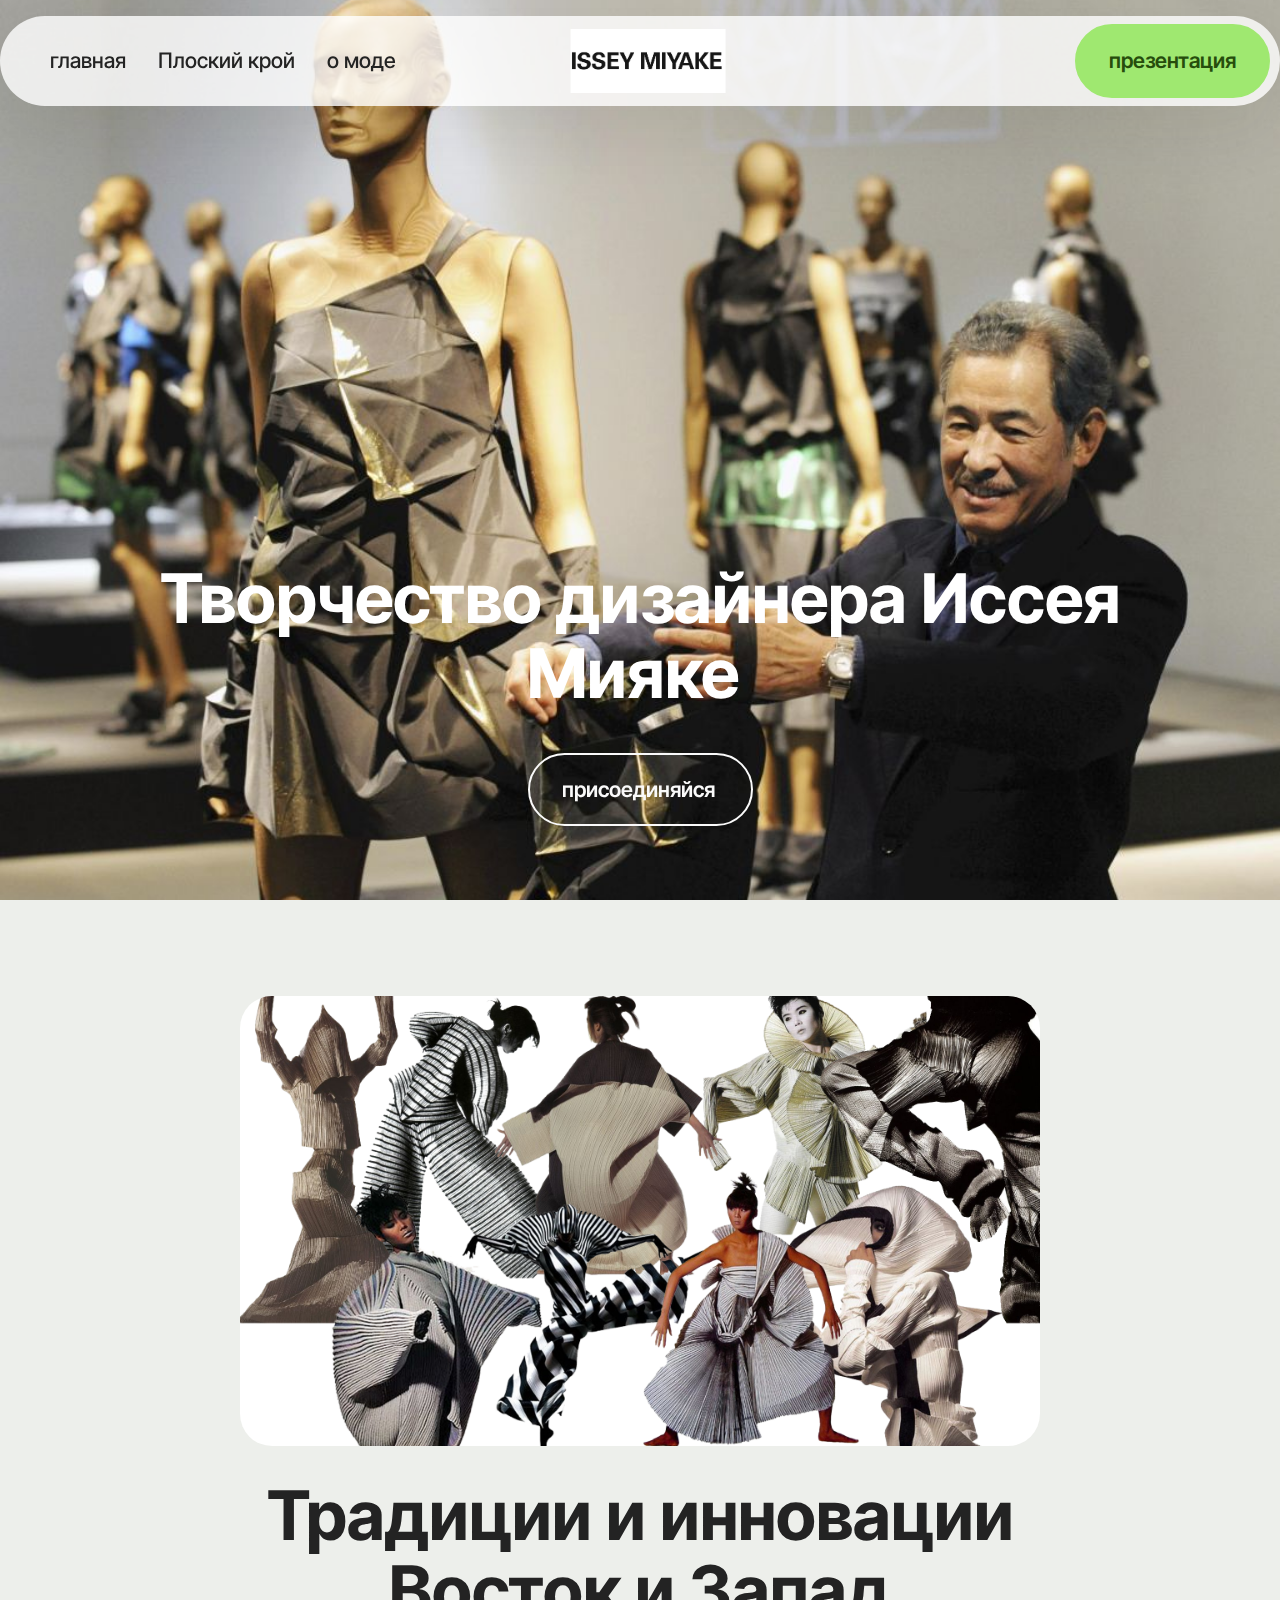
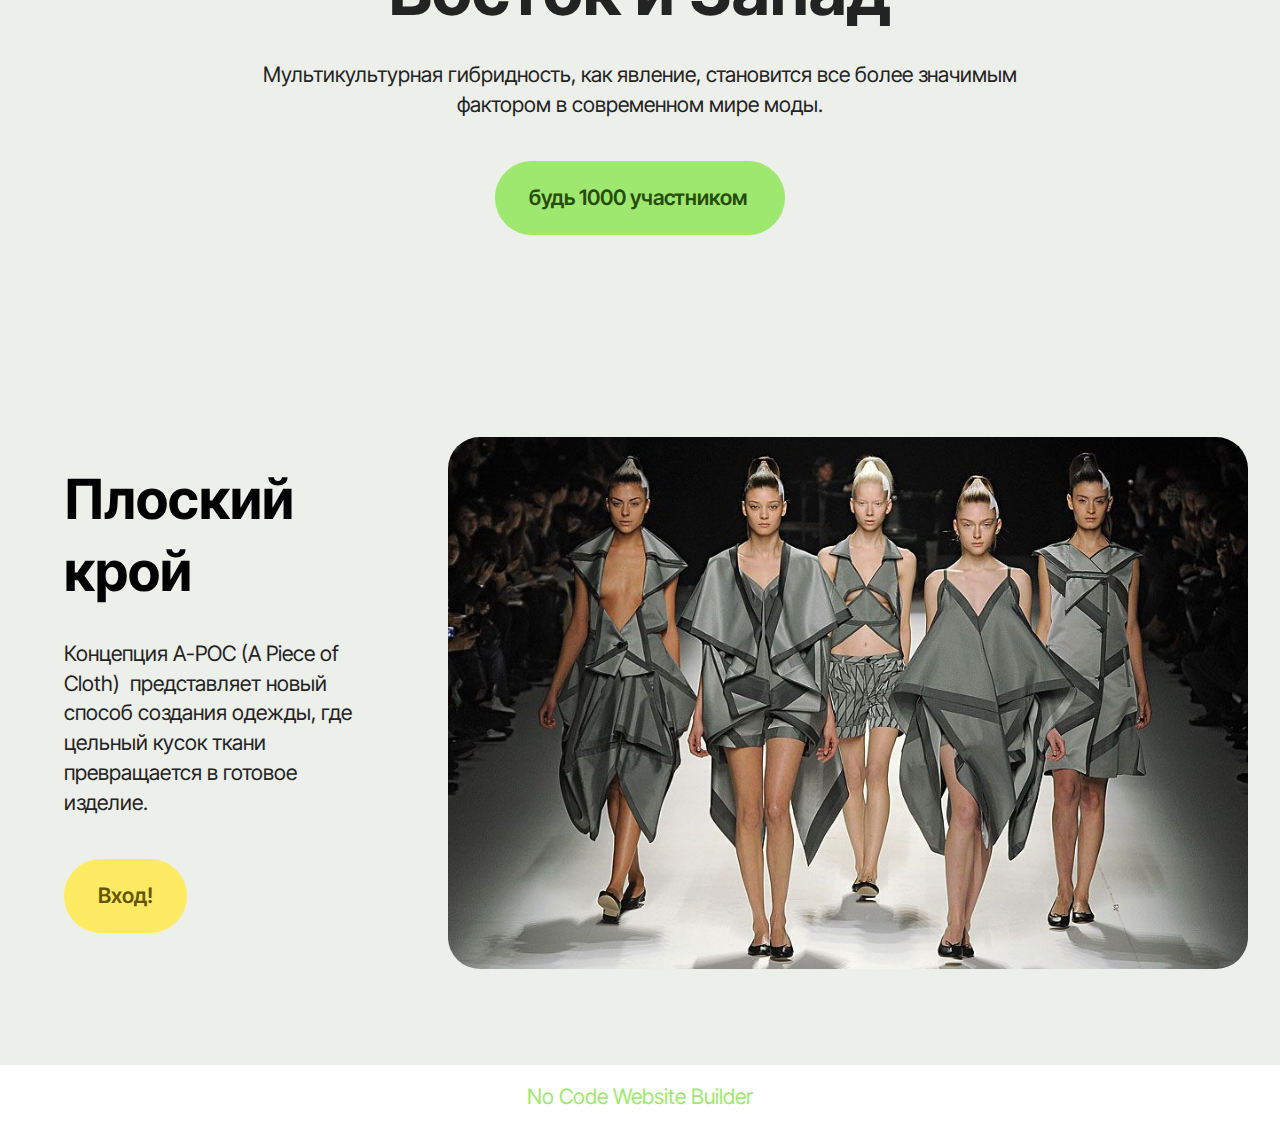
<file: index.html>
<!DOCTYPE html>
<html  >
<head>
  <!-- Site made with Mobirise Website Builder v6.1.9, https://mobirise.com -->
  <meta charset="UTF-8">
  <meta http-equiv="X-UA-Compatible" content="IE=edge">
  <meta name="generator" content="Mobirise v6.1.9, mobirise.com">
  <meta name="viewport" content="width=device-width, initial-scale=1, minimum-scale=1">
  <link rel="shortcut icon" href="assets/images/1680510686shop-id-jp-shop-16.png" type="image/x-icon">
  <meta name="description" content="">
  
  
  <title>Home</title>
  <link rel="stylesheet" href="assets/web/assets/mobirise-icons2/mobirise2.css">
  <link rel="stylesheet" href="assets/bootstrap/css/bootstrap.min.css">
  <link rel="stylesheet" href="assets/parallax/jarallax.css">
  <link rel="stylesheet" href="assets/dropdown/css/style.css">
  <link rel="stylesheet" href="assets/theme/css/style.css">
  <link rel="preload" href="https://fonts.googleapis.com/css?family=Inter+Tight:100,200,300,400,500,600,700,800,900,100i,200i,300i,400i,500i,600i,700i,800i,900i&display=swap" as="style" onload="this.onload=null;this.rel='stylesheet'">
  <noscript><link rel="stylesheet" href="https://fonts.googleapis.com/css?family=Inter+Tight:100,200,300,400,500,600,700,800,900,100i,200i,300i,400i,500i,600i,700i,800i,900i&display=swap"></noscript>
  <link rel="preload" as="style" href="assets/mobirise/css/mbr-additional.css?v=BS78pd"><link rel="stylesheet" href="assets/mobirise/css/mbr-additional.css?v=BS78pd" type="text/css">

  
  
  
</head>
<body>
  
  <section data-bs-version="5.1" class="menu menu4 cid-v1oMb6NEqj" once="menu" id="menu04-0">
	

	<nav class="navbar navbar-dropdown navbar-fixed-top navbar-expand-lg">
		<div class="container">
			<div class="navbar-brand">
				<span class="navbar-logo">
					<a href="https://mobiri.se">
						<img src="assets/images/1680510686shop-id-jp-shop-16.png" alt="Mobirise Website Builder" style="height: 4rem;">
					</a>
				</span>
				
			</div>
			<button class="navbar-toggler" type="button" data-toggle="collapse" data-bs-toggle="collapse" data-target="#navbarSupportedContent" data-bs-target="#navbarSupportedContent" aria-controls="navbarNavAltMarkup" aria-expanded="false" aria-label="Toggle navigation">
				<div class="hamburger">
					<span></span>
					<span></span>
					<span></span>
					<span></span>
				</div>
			</button>
			<div class="collapse navbar-collapse" id="navbarSupportedContent">
				<ul class="navbar-nav nav-dropdown" data-app-modern-menu="true"><li class="nav-item">
						<a class="nav-link link text-black text-primary display-4" href="page1.html">главная</a>
					</li>
					<li class="nav-item">
						<a class="nav-link link text-black show text-primary display-4" href="page2.html" aria-expanded="false">Плоский крой</a>
					</li>
					<li class="nav-item">
						<a class="nav-link link text-black text-primary display-4" href="page3.html">о моде</a>
					</li></ul>
				
				<div class="navbar-buttons mbr-section-btn"><a class="btn btn-primary display-4" href="assets/files/loban-.pdf" target="_blank">презентация</a></div>
			</div>
		</div>
	</nav>
</section>

<section data-bs-version="5.1" class="header16 cid-v1oMbLd3vN mbr-fullscreen mbr-parallax-background" id="header17-1">
  
  
  <div class="container-fluid">
    <div class="row">
      <div class="content-wrap col-12 col-md-12">
        <h1 class="mbr-section-title mbr-fonts-style mbr-white mb-4 display-1">
          <strong><br>Творчество дизайнера Иссея Мияке&nbsp;</strong></h1>
        
        <p class="mbr-fonts-style mbr-text mbr-white mb-4 display-7"></p>
        <div class="mbr-section-btn"><a class="btn btn-white-outline display-7" href="page1.html">присоединяйся&nbsp;</a></div>
      </div>
    </div>
  </div>
</section>

<section data-bs-version="5.1" class="header12 cid-v1oMbZGkjC" id="header12-2">
  
  

  <div class="text-center container">
    <div class="row mb-4 justify-content-center">
      <div class="col-12 col-md-8">
        <img class="w-100" src="assets/images/isseymiyakegraphic.png" alt="Mobirise Website Builder">
      </div>
    </div>
    <div class="row justify-content-center">
      <div class="col-md-12 content-head">
        <h1 class="mbr-section-title mbr-fonts-style mb-4 display-1"><strong>Традиции и инновации</strong><strong><br>Восток и Запад</strong></h1>
        <p class="mbr-text mbr-fonts-style mb-4 display-7">
          Мультикультурная гибридность, как явление, становится все более значимым фактором в современном мире моды. 
        </p>
        <div class="mbr-section-btn mt-4"><a class="btn btn-primary display-7" href="page2.html">будь 1000 участником&nbsp;</a></div>
      </div>
    </div>
  </div>
</section>

<section data-bs-version="5.1" class="header1 cid-v1oMciInz5" id="header01-3">
	

	
	

	<div class="container-fluid">
		<div class="row justify-content-center">
			<div class="col-12 col-md-12 col-lg-8 image-wrapper">
				<img class="w-100" src="assets/images/1cace7b660716f948b479270c9e6e6b0.jpg" alt="Mobirise Website Builder">
			</div>
			<div class="col-12 col-lg col-md-12">
				<div class="text-wrapper align-left">
					<h1 class="mbr-section-title mbr-fonts-style mb-4 display-2"><strong>Плоский крой</strong></h1>
					<p class="mbr-text mbr-fonts-style mb-4 display-7">Концепция A-POC (A Piece of Cloth)&nbsp; представляет новый способ создания одежды, где цельный кусок ткани превращается в готовое изделие.</p>
					<div class="mbr-section-btn mt-3"><a class="btn btn-danger display-7" href="https://mobiri.se">Вход!</a></div>
				</div>
			</div>
		</div>
	</div>
</section><section class="display-7" style="padding: 0;align-items: center;justify-content: center;flex-wrap: wrap;    align-content: center;display: flex;position: relative;height: 4rem;"><a href="https://mobiri.se/" style="flex: 1 1;height: 4rem;position: absolute;width: 100%;z-index: 1;"><img alt="" style="height: 4rem;" src="[data-uri]"></a><p style="margin: 0;text-align: center;" class="display-7">&#8204;</p><a style="z-index:1" href="https://mobirise.com/builder/no-code-website-builder.html">No Code Website Builder</a></section><script src="assets/bootstrap/js/bootstrap.bundle.min.js"></script>  <script src="assets/parallax/jarallax.js"></script>  <script src="assets/smoothscroll/smooth-scroll.js"></script>  <script src="assets/ytplayer/index.js"></script>  <script src="assets/dropdown/js/navbar-dropdown.js"></script>  <script src="assets/theme/js/script.js"></script>  
  
  
</body>
</html>
</file>
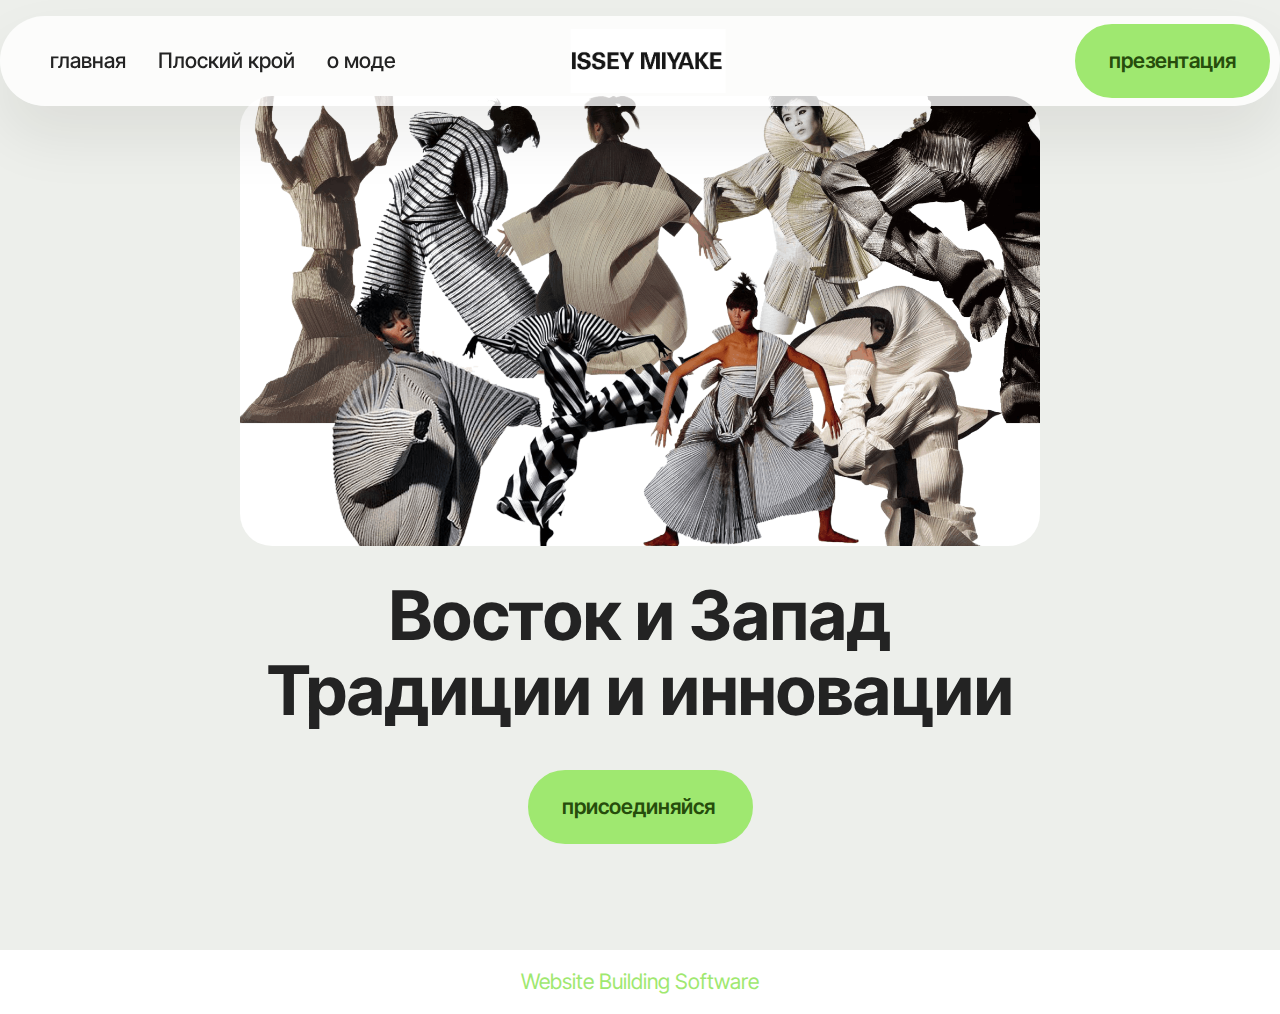
<file: page1.html>
<!DOCTYPE html>
<html  >
<head>
  <!-- Site made with Mobirise Website Builder v6.1.9, https://mobirise.com -->
  <meta charset="UTF-8">
  <meta http-equiv="X-UA-Compatible" content="IE=edge">
  <meta name="generator" content="Mobirise v6.1.9, mobirise.com">
  <meta name="viewport" content="width=device-width, initial-scale=1, minimum-scale=1">
  <link rel="shortcut icon" href="assets/images/1680510686shop-id-jp-shop-16.png" type="image/x-icon">
  <meta name="description" content="">
  
  
  <title>Page 1</title>
  <link rel="stylesheet" href="assets/web/assets/mobirise-icons2/mobirise2.css">
  <link rel="stylesheet" href="assets/bootstrap/css/bootstrap.min.css">
  <link rel="stylesheet" href="assets/dropdown/css/style.css">
  <link rel="stylesheet" href="assets/theme/css/style.css">
  <link rel="preload" href="https://fonts.googleapis.com/css?family=Inter+Tight:100,200,300,400,500,600,700,800,900,100i,200i,300i,400i,500i,600i,700i,800i,900i&display=swap" as="style" onload="this.onload=null;this.rel='stylesheet'">
  <noscript><link rel="stylesheet" href="https://fonts.googleapis.com/css?family=Inter+Tight:100,200,300,400,500,600,700,800,900,100i,200i,300i,400i,500i,600i,700i,800i,900i&display=swap"></noscript>
  <link rel="preload" as="style" href="assets/mobirise/css/mbr-additional.css?v=GF0Eu6"><link rel="stylesheet" href="assets/mobirise/css/mbr-additional.css?v=GF0Eu6" type="text/css">

  
  
  
</head>
<body>
  
  <section data-bs-version="5.1" class="menu menu4 cid-v1oMb6NEqj" once="menu" id="menu04-a">
	

	<nav class="navbar navbar-dropdown navbar-fixed-top navbar-expand-lg">
		<div class="container">
			<div class="navbar-brand">
				<span class="navbar-logo">
					<a href="https://mobiri.se">
						<img src="assets/images/1680510686shop-id-jp-shop-16.png" alt="Mobirise Website Builder" style="height: 4rem;">
					</a>
				</span>
				
			</div>
			<button class="navbar-toggler" type="button" data-toggle="collapse" data-bs-toggle="collapse" data-target="#navbarSupportedContent" data-bs-target="#navbarSupportedContent" aria-controls="navbarNavAltMarkup" aria-expanded="false" aria-label="Toggle navigation">
				<div class="hamburger">
					<span></span>
					<span></span>
					<span></span>
					<span></span>
				</div>
			</button>
			<div class="collapse navbar-collapse" id="navbarSupportedContent">
				<ul class="navbar-nav nav-dropdown" data-app-modern-menu="true"><li class="nav-item">
						<a class="nav-link link text-black text-primary display-4" href="page1.html">главная</a>
					</li>
					<li class="nav-item">
						<a class="nav-link link text-black show text-primary display-4" href="page2.html" aria-expanded="false">Плоский крой</a>
					</li>
					<li class="nav-item">
						<a class="nav-link link text-black text-primary display-4" href="page3.html">о моде</a>
					</li></ul>
				
				<div class="navbar-buttons mbr-section-btn"><a class="btn btn-primary display-4" href="assets/files/loban-.pdf" target="_blank">презентация</a></div>
			</div>
		</div>
	</nav>
</section>

<section data-bs-version="5.1" class="header12 cid-v1pjwBqVUG" id="header12-b">
  
  

  <div class="text-center container">
    <div class="row mb-4 justify-content-center">
      <div class="col-12 col-md-8">
        <img class="w-100" src="assets/images/isseymiyakegraphic-1489x838.png" alt="Mobirise Website Builder">
      </div>
    </div>
    <div class="row justify-content-center">
      <div class="col-md-12 content-head">
        <h1 class="mbr-section-title mbr-fonts-style mb-4 display-1">
          <strong>Восток и Запад</strong><br><strong>Традиции и инновации</strong></h1>
        <p class="mbr-text mbr-fonts-style mb-4 display-7"></p>
        <div class="mbr-section-btn mt-4"><a class="btn btn-primary display-7" href="page2.html">присоединяйся&nbsp;</a></div>
      </div>
    </div>
  </div>
</section><section class="display-7" style="padding: 0;align-items: center;justify-content: center;flex-wrap: wrap;    align-content: center;display: flex;position: relative;height: 4rem;"><a href="https://mobiri.se/" style="flex: 1 1;height: 4rem;position: absolute;width: 100%;z-index: 1;"><img alt="" style="height: 4rem;" src="[data-uri]"></a><p style="margin: 0;text-align: center;" class="display-7">&#8204;</p><a style="z-index:1" href="https://mobirise.com"> Website Building Software</a></section><script src="assets/bootstrap/js/bootstrap.bundle.min.js"></script>  <script src="assets/smoothscroll/smooth-scroll.js"></script>  <script src="assets/ytplayer/index.js"></script>  <script src="assets/dropdown/js/navbar-dropdown.js"></script>  <script src="assets/theme/js/script.js"></script>  
  
  
</body>
</html>
</file>
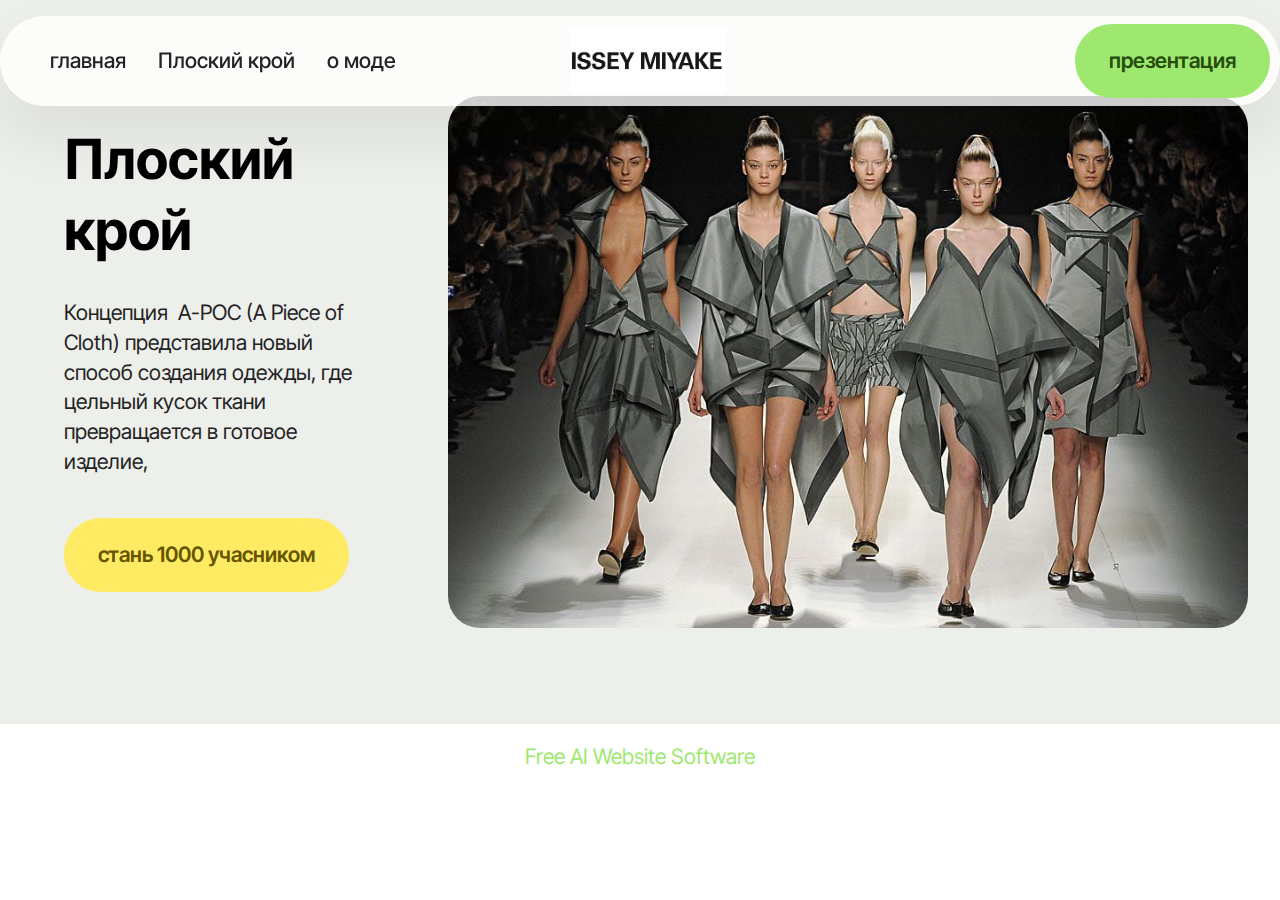
<file: page2.html>
<!DOCTYPE html>
<html  >
<head>
  <!-- Site made with Mobirise Website Builder v6.1.9, https://mobirise.com -->
  <meta charset="UTF-8">
  <meta http-equiv="X-UA-Compatible" content="IE=edge">
  <meta name="generator" content="Mobirise v6.1.9, mobirise.com">
  <meta name="viewport" content="width=device-width, initial-scale=1, minimum-scale=1">
  <link rel="shortcut icon" href="assets/images/1680510686shop-id-jp-shop-16.png" type="image/x-icon">
  <meta name="description" content="">
  
  
  <title>Page 2</title>
  <link rel="stylesheet" href="assets/web/assets/mobirise-icons2/mobirise2.css">
  <link rel="stylesheet" href="assets/bootstrap/css/bootstrap.min.css">
  <link rel="stylesheet" href="assets/dropdown/css/style.css">
  <link rel="stylesheet" href="assets/theme/css/style.css">
  <link rel="preload" href="https://fonts.googleapis.com/css?family=Inter+Tight:100,200,300,400,500,600,700,800,900,100i,200i,300i,400i,500i,600i,700i,800i,900i&display=swap" as="style" onload="this.onload=null;this.rel='stylesheet'">
  <noscript><link rel="stylesheet" href="https://fonts.googleapis.com/css?family=Inter+Tight:100,200,300,400,500,600,700,800,900,100i,200i,300i,400i,500i,600i,700i,800i,900i&display=swap"></noscript>
  <link rel="preload" as="style" href="assets/mobirise/css/mbr-additional.css?v=6SI6mM"><link rel="stylesheet" href="assets/mobirise/css/mbr-additional.css?v=6SI6mM" type="text/css">

  
  
  
</head>
<body>
  
  <section data-bs-version="5.1" class="menu menu4 cid-v1oMb6NEqj" once="menu" id="menu04-c">
	

	<nav class="navbar navbar-dropdown navbar-fixed-top navbar-expand-lg">
		<div class="container">
			<div class="navbar-brand">
				<span class="navbar-logo">
					<a href="https://mobiri.se">
						<img src="assets/images/1680510686shop-id-jp-shop-16.png" alt="Mobirise Website Builder" style="height: 4rem;">
					</a>
				</span>
				
			</div>
			<button class="navbar-toggler" type="button" data-toggle="collapse" data-bs-toggle="collapse" data-target="#navbarSupportedContent" data-bs-target="#navbarSupportedContent" aria-controls="navbarNavAltMarkup" aria-expanded="false" aria-label="Toggle navigation">
				<div class="hamburger">
					<span></span>
					<span></span>
					<span></span>
					<span></span>
				</div>
			</button>
			<div class="collapse navbar-collapse" id="navbarSupportedContent">
				<ul class="navbar-nav nav-dropdown" data-app-modern-menu="true"><li class="nav-item">
						<a class="nav-link link text-black text-primary display-4" href="page1.html">главная</a>
					</li>
					<li class="nav-item">
						<a class="nav-link link text-black show text-primary display-4" href="page2.html" aria-expanded="false">Плоский крой</a>
					</li>
					<li class="nav-item">
						<a class="nav-link link text-black text-primary display-4" href="page3.html">о моде</a>
					</li></ul>
				
				<div class="navbar-buttons mbr-section-btn"><a class="btn btn-primary display-4" href="assets/files/loban-.pdf" target="_blank">презентация</a></div>
			</div>
		</div>
	</nav>
</section>

<section data-bs-version="5.1" class="header1 cid-v1pkenbeAU" id="header01-d">
	

	
	

	<div class="container-fluid">
		<div class="row justify-content-center">
			<div class="col-12 col-md-12 col-lg-8 image-wrapper">
				<img class="w-100" src="assets/images/1cace7b660716f948b479270c9e6e6b0-902x600.jpg" alt="Mobirise Website Builder">
			</div>
			<div class="col-12 col-lg col-md-12">
				<div class="text-wrapper align-left">
					<h1 class="mbr-section-title mbr-fonts-style mb-4 display-2">
						<strong>Плоский крой</strong></h1>
					<p class="mbr-text mbr-fonts-style mb-4 display-7">
						Концепция&nbsp; A-POC (A Piece of Cloth) представила новый способ создания одежды, где цельный кусок ткани превращается в готовое изделие, 
					</p>
					<div class="mbr-section-btn mt-3"><a class="btn btn-danger display-7" href="page3.html">стань 1000 учасником</a></div>
				</div>
			</div>
		</div>
	</div>
</section><section class="display-7" style="padding: 0;align-items: center;justify-content: center;flex-wrap: wrap;    align-content: center;display: flex;position: relative;height: 4rem;"><a href="https://mobiri.se/" style="flex: 1 1;height: 4rem;position: absolute;width: 100%;z-index: 1;"><img alt="" style="height: 4rem;" src="[data-uri]"></a><p style="margin: 0;text-align: center;" class="display-7">&#8204;</p><a style="z-index:1" href="https://mobirise.com/builder/ai-website-builder.html">Free AI Website Software</a></section><script src="assets/bootstrap/js/bootstrap.bundle.min.js"></script>  <script src="assets/smoothscroll/smooth-scroll.js"></script>  <script src="assets/ytplayer/index.js"></script>  <script src="assets/dropdown/js/navbar-dropdown.js"></script>  <script src="assets/theme/js/script.js"></script>  
  
  
</body>
</html>
</file>
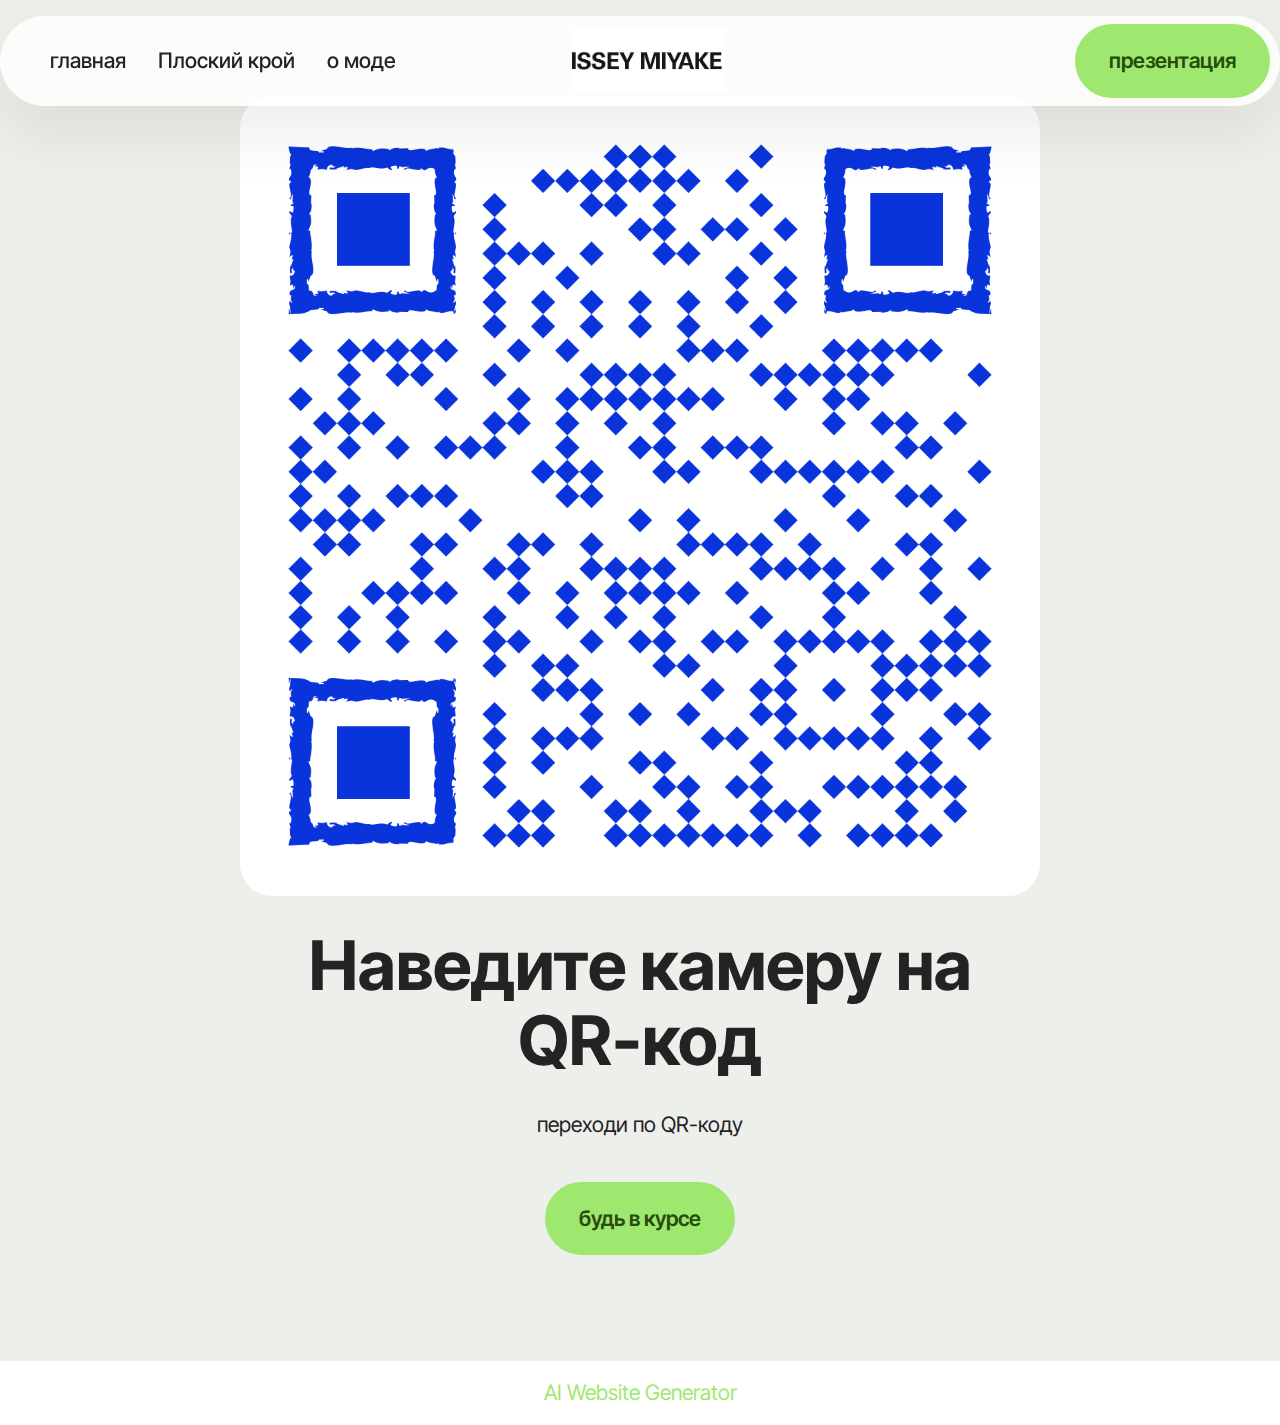
<file: page3.html>
<!DOCTYPE html>
<html  >
<head>
  <!-- Site made with Mobirise Website Builder v6.1.9, https://mobirise.com -->
  <meta charset="UTF-8">
  <meta http-equiv="X-UA-Compatible" content="IE=edge">
  <meta name="generator" content="Mobirise v6.1.9, mobirise.com">
  <meta name="viewport" content="width=device-width, initial-scale=1, minimum-scale=1">
  <link rel="shortcut icon" href="assets/images/1680510686shop-id-jp-shop-16.png" type="image/x-icon">
  <meta name="description" content="">
  
  
  <title>Page 3</title>
  <link rel="stylesheet" href="assets/web/assets/mobirise-icons2/mobirise2.css">
  <link rel="stylesheet" href="assets/bootstrap/css/bootstrap.min.css">
  <link rel="stylesheet" href="assets/dropdown/css/style.css">
  <link rel="stylesheet" href="assets/theme/css/style.css">
  <link rel="preload" href="https://fonts.googleapis.com/css?family=Inter+Tight:100,200,300,400,500,600,700,800,900,100i,200i,300i,400i,500i,600i,700i,800i,900i&display=swap" as="style" onload="this.onload=null;this.rel='stylesheet'">
  <noscript><link rel="stylesheet" href="https://fonts.googleapis.com/css?family=Inter+Tight:100,200,300,400,500,600,700,800,900,100i,200i,300i,400i,500i,600i,700i,800i,900i&display=swap"></noscript>
  <link rel="preload" as="style" href="assets/mobirise/css/mbr-additional.css?v=bjtJzU"><link rel="stylesheet" href="assets/mobirise/css/mbr-additional.css?v=bjtJzU" type="text/css">

  
  
  
</head>
<body>
  
  <section data-bs-version="5.1" class="menu menu4 cid-v1oMb6NEqj" once="menu" id="menu04-e">
	

	<nav class="navbar navbar-dropdown navbar-fixed-top navbar-expand-lg">
		<div class="container">
			<div class="navbar-brand">
				<span class="navbar-logo">
					<a href="https://mobiri.se">
						<img src="assets/images/1680510686shop-id-jp-shop-16.png" alt="Mobirise Website Builder" style="height: 4rem;">
					</a>
				</span>
				
			</div>
			<button class="navbar-toggler" type="button" data-toggle="collapse" data-bs-toggle="collapse" data-target="#navbarSupportedContent" data-bs-target="#navbarSupportedContent" aria-controls="navbarNavAltMarkup" aria-expanded="false" aria-label="Toggle navigation">
				<div class="hamburger">
					<span></span>
					<span></span>
					<span></span>
					<span></span>
				</div>
			</button>
			<div class="collapse navbar-collapse" id="navbarSupportedContent">
				<ul class="navbar-nav nav-dropdown" data-app-modern-menu="true"><li class="nav-item">
						<a class="nav-link link text-black text-primary display-4" href="page1.html">главная</a>
					</li>
					<li class="nav-item">
						<a class="nav-link link text-black show text-primary display-4" href="page2.html" aria-expanded="false">Плоский крой</a>
					</li>
					<li class="nav-item">
						<a class="nav-link link text-black text-primary display-4" href="page3.html">о моде</a>
					</li></ul>
				
				<div class="navbar-buttons mbr-section-btn"><a class="btn btn-primary display-4" href="assets/files/loban-.pdf" target="_blank">презентация</a></div>
			</div>
		</div>
	</nav>
</section>

<section data-bs-version="5.1" class="header12 cid-v1pkU44Elk" id="header12-f">
  
  

  <div class="text-center container">
    <div class="row mb-4 justify-content-center">
      <div class="col-12 col-md-8">
        <img class="w-100" src="assets/images/qr-code-1155x1155.png" alt="Mobirise Website Builder">
      </div>
    </div>
    <div class="row justify-content-center">
      <div class="col-md-12 content-head">
        <h1 class="mbr-section-title mbr-fonts-style mb-4 display-1">
          <strong>Наведите камеру на QR-код</strong></h1>
        <p class="mbr-text mbr-fonts-style mb-4 display-7">
          переходи по QR-коду</p>
        <div class="mbr-section-btn mt-4"><a class="btn btn-primary display-7" href="https://mobiri.se">будь в курсе</a></div>
      </div>
    </div>
  </div>
</section><section class="display-7" style="padding: 0;align-items: center;justify-content: center;flex-wrap: wrap;    align-content: center;display: flex;position: relative;height: 4rem;"><a href="https://mobiri.se/" style="flex: 1 1;height: 4rem;position: absolute;width: 100%;z-index: 1;"><img alt="" style="height: 4rem;" src="[data-uri]"></a><p style="margin: 0;text-align: center;" class="display-7">&#8204;</p><a style="z-index:1" href="https://mobirise.com/builder/ai-website-generator.html">AI Website Generator</a></section><script src="assets/bootstrap/js/bootstrap.bundle.min.js"></script>  <script src="assets/smoothscroll/smooth-scroll.js"></script>  <script src="assets/ytplayer/index.js"></script>  <script src="assets/dropdown/js/navbar-dropdown.js"></script>  <script src="assets/theme/js/script.js"></script>  
  
  
</body>
</html>
</file>
<file: assets/web/assets/mobirise-icons2/mobirise2.css>
@font-face {
  font-family: 'Moririse2';
  font-display: swap;
  src:  url('mobirise2.eot?f2bix4');
  src:  url('mobirise2.eot?f2bix4#iefix') format('embedded-opentype'),
    url('mobirise2.woff2?f2bix4') format('woff2'),
    url('mobirise2.woff?f2bix4') format('woff'),
    url('mobirise2.ttf?f2bix4') format('truetype'),
    url('mobirise2.svg?f2bix4#mobirise2') format('svg');
  font-weight: normal;
  font-style: normal;
}

[class^="mobi-"], [class*=" mobi-"] {
  /* use !important to prevent issues with browser extensions that change fonts */
  font-family: 'Moririse2' !important;
  speak: none;
  font-style: normal;
  font-weight: normal;
  font-variant: normal;
  text-transform: none;
  line-height: 1;

  /* Better Font Rendering =========== */
  -webkit-font-smoothing: antialiased;
  -moz-osx-font-smoothing: grayscale;
}

.mobi-mbri-add-submenu:before {
  content: "\e900";
}
.mobi-mbri-alert:before {
  content: "\e901";
}
.mobi-mbri-align-center:before {
  content: "\e902";
}
.mobi-mbri-align-justify:before {
  content: "\e903";
}
.mobi-mbri-align-left:before {
  content: "\e904";
}
.mobi-mbri-align-right:before {
  content: "\e905";
}
.mobi-mbri-android:before {
  content: "\e906";
}
.mobi-mbri-apple:before {
  content: "\e907";
}
.mobi-mbri-arrow-down:before {
  content: "\e908";
}
.mobi-mbri-arrow-next:before {
  content: "\e909";
}
.mobi-mbri-arrow-prev:before {
  content: "\e90a";
}
.mobi-mbri-arrow-up:before {
  content: "\e90b";
}
.mobi-mbri-bold:before {
  content: "\e90c";
}
.mobi-mbri-bookmark:before {
  content: "\e90d";
}
.mobi-mbri-bootstrap:before {
  content: "\e90e";
}
.mobi-mbri-briefcase:before {
  content: "\e90f";
}
.mobi-mbri-browse:before {
  content: "\e910";
}
.mobi-mbri-bulleted-list:before {
  content: "\e911";
}
.mobi-mbri-calendar:before {
  content: "\e912";
}
.mobi-mbri-camera:before {
  content: "\e913";
}
.mobi-mbri-cart-add:before {
  content: "\e914";
}
.mobi-mbri-cart-full:before {
  content: "\e915";
}
.mobi-mbri-cash:before {
  content: "\e916";
}
.mobi-mbri-change-style:before {
  content: "\e917";
}
.mobi-mbri-chat:before {
  content: "\e918";
}
.mobi-mbri-clock:before {
  content: "\e919";
}
.mobi-mbri-close:before {
  content: "\e91a";
}
.mobi-mbri-cloud:before {
  content: "\e91b";
}
.mobi-mbri-code:before {
  content: "\e91c";
}
.mobi-mbri-contact-form:before {
  content: "\e91d";
}
.mobi-mbri-credit-card:before {
  content: "\e91e";
}
.mobi-mbri-cursor-click:before {
  content: "\e91f";
}
.mobi-mbri-cust-feedback:before {
  content: "\e920";
}
.mobi-mbri-database:before {
  content: "\e921";
}
.mobi-mbri-delivery:before {
  content: "\e922";
}
.mobi-mbri-desktop:before {
  content: "\e923";
}
.mobi-mbri-devices:before {
  content: "\e924";
}
.mobi-mbri-down:before {
  content: "\e925";
}
.mobi-mbri-download-2:before {
  content: "\e926";
}
.mobi-mbri-download:before {
  content: "\e927";
}
.mobi-mbri-drag-n-drop-2:before {
  content: "\e928";
}
.mobi-mbri-drag-n-drop:before {
  content: "\e929";
}
.mobi-mbri-edit-2:before {
  content: "\e92a";
}
.mobi-mbri-edit:before {
  content: "\e92b";
}
.mobi-mbri-error:before {
  content: "\e92c";
}
.mobi-mbri-extension:before {
  content: "\e92d";
}
.mobi-mbri-features:before {
  content: "\e92e";
}
.mobi-mbri-file:before {
  content: "\e92f";
}
.mobi-mbri-flag:before {
  content: "\e930";
}
.mobi-mbri-folder:before {
  content: "\e931";
}
.mobi-mbri-gift:before {
  content: "\e932";
}
.mobi-mbri-github:before {
  content: "\e933";
}
.mobi-mbri-globe-2:before {
  content: "\e934";
}
.mobi-mbri-globe:before {
  content: "\e935";
}
.mobi-mbri-growing-chart:before {
  content: "\e936";
}
.mobi-mbri-hearth:before {
  content: "\e937";
}
.mobi-mbri-help:before {
  content: "\e938";
}
.mobi-mbri-home:before {
  content: "\e939";
}
.mobi-mbri-hot-cup:before {
  content: "\e93a";
}
.mobi-mbri-idea:before {
  content: "\e93b";
}
.mobi-mbri-image-gallery:before {
  content: "\e93c";
}
.mobi-mbri-image-slider:before {
  content: "\e93d";
}
.mobi-mbri-info:before {
  content: "\e93e";
}
.mobi-mbri-italic:before {
  content: "\e93f";
}
.mobi-mbri-key:before {
  content: "\e940";
}
.mobi-mbri-laptop:before {
  content: "\e941";
}
.mobi-mbri-layers:before {
  content: "\e942";
}
.mobi-mbri-left-right:before {
  content: "\e943";
}
.mobi-mbri-left:before {
  content: "\e944";
}
.mobi-mbri-letter:before {
  content: "\e945";
}
.mobi-mbri-like:before {
  content: "\e946";
}
.mobi-mbri-link:before {
  content: "\e947";
}
.mobi-mbri-lock:before {
  content: "\e948";
}
.mobi-mbri-login:before {
  content: "\e949";
}
.mobi-mbri-logout:before {
  content: "\e94a";
}
.mobi-mbri-magic-stick:before {
  content: "\e94b";
}
.mobi-mbri-map-pin:before {
  content: "\e94c";
}
.mobi-mbri-menu:before {
  content: "\e94d";
}
.mobi-mbri-mobile-2:before {
  content: "\e94e";
}
.mobi-mbri-mobile-horizontal:before {
  content: "\e94f";
}
.mobi-mbri-mobile:before {
  content: "\e950";
}
.mobi-mbri-mobirise:before {
  content: "\e951";
}
.mobi-mbri-more-horizontal:before {
  content: "\e952";
}
.mobi-mbri-more-vertical:before {
  content: "\e953";
}
.mobi-mbri-music:before {
  content: "\e954";
}
.mobi-mbri-new-file:before {
  content: "\e955";
}
.mobi-mbri-numbered-list:before {
  content: "\e956";
}
.mobi-mbri-opened-folder:before {
  content: "\e957";
}
.mobi-mbri-pages:before {
  content: "\e958";
}
.mobi-mbri-paper-plane:before {
  content: "\e959";
}
.mobi-mbri-paperclip:before {
  content: "\e95a";
}
.mobi-mbri-phone:before {
  content: "\e95b";
}
.mobi-mbri-photo:before {
  content: "\e95c";
}
.mobi-mbri-photos:before {
  content: "\e95d";
}
.mobi-mbri-pin:before {
  content: "\e95e";
}
.mobi-mbri-play:before {
  content: "\e95f";
}
.mobi-mbri-plus:before {
  content: "\e960";
}
.mobi-mbri-preview:before {
  content: "\e961";
}
.mobi-mbri-print:before {
  content: "\e962";
}
.mobi-mbri-protect:before {
  content: "\e963";
}
.mobi-mbri-question:before {
  content: "\e964";
}
.mobi-mbri-quote-left:before {
  content: "\e965";
}
.mobi-mbri-quote-right:before {
  content: "\e966";
}
.mobi-mbri-redo:before {
  content: "\e967";
}
.mobi-mbri-refresh:before {
  content: "\e968";
}
.mobi-mbri-responsive-2:before {
  content: "\e969";
}
.mobi-mbri-responsive:before {
  content: "\e96a";
}
.mobi-mbri-right:before {
  content: "\e96b";
}
.mobi-mbri-rocket:before {
  content: "\e96c";
}
.mobi-mbri-sad-face:before {
  content: "\e96d";
}
.mobi-mbri-sale:before {
  content: "\e96e";
}
.mobi-mbri-save:before {
  content: "\e96f";
}
.mobi-mbri-search:before {
  content: "\e970";
}
.mobi-mbri-setting-2:before {
  content: "\e971";
}
.mobi-mbri-setting-3:before {
  content: "\e972";
}
.mobi-mbri-setting:before {
  content: "\e973";
}
.mobi-mbri-share:before {
  content: "\e974";
}
.mobi-mbri-shopping-bag:before {
  content: "\e975";
}
.mobi-mbri-shopping-basket:before {
  content: "\e976";
}
.mobi-mbri-shopping-cart:before {
  content: "\e977";
}
.mobi-mbri-sites:before {
  content: "\e978";
}
.mobi-mbri-smile-face:before {
  content: "\e979";
}
.mobi-mbri-speed:before {
  content: "\e97a";
}
.mobi-mbri-star:before {
  content: "\e97b";
}
.mobi-mbri-success:before {
  content: "\e97c";
}
.mobi-mbri-sun:before {
  content: "\e97d";
}
.mobi-mbri-sun2:before {
  content: "\e97e";
}
.mobi-mbri-tablet-vertical:before {
  content: "\e97f";
}
.mobi-mbri-tablet:before {
  content: "\e980";
}
.mobi-mbri-target:before {
  content: "\e981";
}
.mobi-mbri-timer:before {
  content: "\e982";
}
.mobi-mbri-to-ftp:before {
  content: "\e983";
}
.mobi-mbri-to-local-drive:before {
  content: "\e984";
}
.mobi-mbri-touch-swipe:before {
  content: "\e985";
}
.mobi-mbri-touch:before {
  content: "\e986";
}
.mobi-mbri-trash:before {
  content: "\e987";
}
.mobi-mbri-underline:before {
  content: "\e988";
}
.mobi-mbri-undo:before {
  content: "\e989";
}
.mobi-mbri-unlink:before {
  content: "\e98a";
}
.mobi-mbri-unlock:before {
  content: "\e98b";
}
.mobi-mbri-up-down:before {
  content: "\e98c";
}
.mobi-mbri-up:before {
  content: "\e98d";
}
.mobi-mbri-update:before {
  content: "\e98e";
}
.mobi-mbri-upload-2:before {
  content: "\e98f";
}
.mobi-mbri-upload:before {
  content: "\e990";
}
.mobi-mbri-user-2:before {
  content: "\e991";
}
.mobi-mbri-user:before {
  content: "\e992";
}
.mobi-mbri-users:before {
  content: "\e993";
}
.mobi-mbri-video-play:before {
  content: "\e994";
}
.mobi-mbri-video:before {
  content: "\e995";
}
.mobi-mbri-watch:before {
  content: "\e996";
}
.mobi-mbri-website-theme-2:before {
  content: "\e997";
}
.mobi-mbri-website-theme:before {
  content: "\e998";
}
.mobi-mbri-wifi:before {
  content: "\e999";
}
.mobi-mbri-windows:before {
  content: "\e99a";
}
.mobi-mbri-zoom-in:before {
  content: "\e99b";
}
.mobi-mbri-zoom-out:before {
  content: "\e99c";
}
</file>
<file: assets/parallax/jarallax.css>
.jarallax {
    position: relative;
    z-index: 0;
}
.jarallax > .jarallax-img {
    position: absolute;
    object-fit: cover;
    /* support for plugin https://github.com/bfred-it/object-fit-images */
    font-family: 'object-fit: cover;';
    top: 0;
    left: 0;
    width: 100%;
    height: 100%;
    z-index: -1;
}
</file>
<file: assets/dropdown/css/style.css>
.navbar-dropdown {
  left: 0;
  padding: 0;
  position: absolute;
  right: 0;
  top: 0;
  transition: all 0.45s ease;
  z-index: 1030;
  background: #282828; }
  .navbar-dropdown .navbar-logo {
    margin-right: 0.8rem;
    transition: margin 0.3s ease-in-out;
    vertical-align: middle; }
    .navbar-dropdown .navbar-logo img {
      height: 3.125rem;
      transition: all 0.3s ease-in-out; }
    .navbar-dropdown .navbar-logo.mbr-iconfont {
      font-size: 3.125rem;
      line-height: 3.125rem; }
  .navbar-dropdown .navbar-caption {
    font-weight: 700;
    white-space: normal;
    vertical-align: -4px;
    line-height: 3.125rem !important; }
    .navbar-dropdown .navbar-caption, .navbar-dropdown .navbar-caption:hover {
      color: inherit;
      text-decoration: none; }
  .navbar-dropdown .mbr-iconfont + .navbar-caption {
    vertical-align: -1px; }
  .navbar-dropdown.navbar-fixed-top {
    position: fixed; }
  .navbar-dropdown .navbar-brand span {
    vertical-align: -4px; }
  .navbar-dropdown.bg-color.transparent {
    background: none; }
  .navbar-dropdown.navbar-short .navbar-brand {
    padding: 0.625rem 0; }
    .navbar-dropdown.navbar-short .navbar-brand span {
      vertical-align: -1px; }
  .navbar-dropdown.navbar-short .navbar-caption {
    line-height: 2.375rem !important;
    vertical-align: -2px; }
  .navbar-dropdown.navbar-short .navbar-logo {
    margin-right: 0.5rem; }
    .navbar-dropdown.navbar-short .navbar-logo img {
      height: 2.375rem; }
    .navbar-dropdown.navbar-short .navbar-logo.mbr-iconfont {
      font-size: 2.375rem;
      line-height: 2.375rem; }
  .navbar-dropdown.navbar-short .mbr-table-cell {
    height: 3.625rem; }
  .navbar-dropdown .navbar-close {
    left: 0.6875rem;
    position: fixed;
    top: 0.75rem;
    z-index: 1000; }
  .navbar-dropdown .hamburger-icon {
    content: "";
    display: inline-block;
    vertical-align: middle;
    width: 16px;
    -webkit-box-shadow: 0 -6px 0 1px #282828,0 0 0 1px #282828,0 6px 0 1px #282828;
    -moz-box-shadow: 0 -6px 0 1px #282828,0 0 0 1px #282828,0 6px 0 1px #282828;
    box-shadow: 0 -6px 0 1px #282828,0 0 0 1px #282828,0 6px 0 1px #282828; }

.dropdown-menu .dropdown-toggle[data-toggle="dropdown-submenu"]::after {
  border-bottom: 0.35em solid transparent;
  border-left: 0.35em solid;
  border-right: 0;
  border-top: 0.35em solid transparent;
  margin-left: 0.3rem; }

.dropdown-menu .dropdown-item:focus {
  outline: 0; }

.nav-dropdown {
  font-size: 0.75rem;
  font-weight: 500;
  height: auto !important; }
  .nav-dropdown .nav-btn {
    padding-left: 1rem; }
  .nav-dropdown .link {
    margin: .667em 1.667em;
    font-weight: 500;
    padding: 0;
    transition: color .2s ease-in-out; }
    .nav-dropdown .link.dropdown-toggle {
      margin-right: 2.583em; }
      .nav-dropdown .link.dropdown-toggle::after {
        margin-left: .25rem;
        border-top: 0.35em solid;
        border-right: 0.35em solid transparent;
        border-left: 0.35em solid transparent;
        border-bottom: 0; }
      .nav-dropdown .link.dropdown-toggle[aria-expanded="true"] {
        margin: 0;
        padding: 0.667em 3.263em  0.667em 1.667em; }
  .nav-dropdown .link::after,
  .nav-dropdown .dropdown-item::after {
    color: inherit; }
  .nav-dropdown .btn {
    font-size: 0.75rem;
    font-weight: 700;
    letter-spacing: 0;
    margin-bottom: 0;
    padding-left: 1.25rem;
    padding-right: 1.25rem; }
  .nav-dropdown .dropdown-menu {
    border-radius: 0;
    border: 0;
    left: 0;
    margin: 0;
    padding-bottom: 1.25rem;
    padding-top: 1.25rem;
    position: relative; }
  .nav-dropdown .dropdown-submenu {
    margin-left: 0.125rem;
    top: 0; }
  .nav-dropdown .dropdown-item {
    font-weight: 500;
    line-height: 2;
    padding: 0.3846em 4.615em 0.3846em 1.5385em;
    position: relative;
    transition: color .2s ease-in-out, background-color .2s ease-in-out; }
    .nav-dropdown .dropdown-item::after {
      margin-top: -0.3077em;
      position: absolute;
      right: 1.1538em;
      top: 50%; }
    .nav-dropdown .dropdown-item:focus, .nav-dropdown .dropdown-item:hover {
      background: none; }

@media (max-width: 767px) {
  .nav-dropdown.navbar-toggleable-sm {
    bottom: 0;
    display: none;
    left: 0;
    overflow-x: hidden;
    position: fixed;
    top: 0;
    transform: translateX(-100%);
    -ms-transform: translateX(-100%);
    -webkit-transform: translateX(-100%);
    width: 18.75rem;
    z-index: 999; } }
.nav-dropdown.navbar-toggleable-xl {
  bottom: 0;
  display: none;
  left: 0;
  overflow-x: hidden;
  position: fixed;
  top: 0;
  transform: translateX(-100%);
  -ms-transform: translateX(-100%);
  -webkit-transform: translateX(-100%);
  width: 18.75rem;
  z-index: 999; }

.nav-dropdown-sm {
  display: block !important;
  overflow-x: hidden;
  overflow: auto;
  padding-top: 3.875rem; }
  .nav-dropdown-sm::after {
    content: "";
    display: block;
    height: 3rem;
    width: 100%; }
  .nav-dropdown-sm.collapse.in ~ .navbar-close {
    display: block !important; }
  .nav-dropdown-sm.collapsing, .nav-dropdown-sm.collapse.in {
    transform: translateX(0);
    -ms-transform: translateX(0);
    -webkit-transform: translateX(0);
    transition: all 0.25s ease-out;
    -webkit-transition: all 0.25s ease-out;
    background: #282828; }
  .nav-dropdown-sm.collapsing[aria-expanded="false"] {
    transform: translateX(-100%);
    -ms-transform: translateX(-100%);
    -webkit-transform: translateX(-100%); }
  .nav-dropdown-sm .nav-item {
    display: block;
    margin-left: 0 !important;
    padding-left: 0; }
  .nav-dropdown-sm .link,
  .nav-dropdown-sm .dropdown-item {
    border-top: 1px dotted rgba(255, 255, 255, 0.1);
    font-size: 0.8125rem;
    line-height: 1.6;
    margin: 0 !important;
    padding: 0.875rem 2.4rem 0.875rem 1.5625rem !important;
    position: relative;
    white-space: normal; }
    .nav-dropdown-sm .link:focus, .nav-dropdown-sm .link:hover,
    .nav-dropdown-sm .dropdown-item:focus,
    .nav-dropdown-sm .dropdown-item:hover {
      background: rgba(0, 0, 0, 0.2) !important;
      color: #c0a375; }
  .nav-dropdown-sm .nav-btn {
    position: relative;
    padding: 1.5625rem 1.5625rem 0 1.5625rem; }
    .nav-dropdown-sm .nav-btn::before {
      border-top: 1px dotted rgba(255, 255, 255, 0.1);
      content: "";
      left: 0;
      position: absolute;
      top: 0;
      width: 100%; }
    .nav-dropdown-sm .nav-btn + .nav-btn {
      padding-top: 0.625rem; }
      .nav-dropdown-sm .nav-btn + .nav-btn::before {
        display: none; }
  .nav-dropdown-sm .btn {
    padding: 0.625rem 0; }
  .nav-dropdown-sm .dropdown-toggle[data-toggle="dropdown-submenu"]::after {
    margin-left: .25rem;
    border-top: 0.35em solid;
    border-right: 0.35em solid transparent;
    border-left: 0.35em solid transparent;
    border-bottom: 0; }
  .nav-dropdown-sm .dropdown-toggle[data-toggle="dropdown-submenu"][aria-expanded="true"]::after {
    border-top: 0;
    border-right: 0.35em solid transparent;
    border-left: 0.35em solid transparent;
    border-bottom: 0.35em solid; }
  .nav-dropdown-sm .dropdown-menu {
    margin: 0;
    padding: 0;
    position: relative;
    top: 0;
    left: 0;
    width: 100%;
    border: 0;
    float: none;
    border-radius: 0;
    background: none; }
  .nav-dropdown-sm .dropdown-submenu {
    left: 100%;
    margin-left: 0.125rem;
    margin-top: -1.25rem;
    top: 0; }

.navbar-toggleable-sm .nav-dropdown .dropdown-menu {
  position: absolute; }

.navbar-toggleable-sm .nav-dropdown .dropdown-submenu {
  left: 100%;
  margin-left: 0.125rem;
  margin-top: -1.25rem;
  top: 0; }

.navbar-toggleable-sm.opened .nav-dropdown .dropdown-menu {
  position: relative; }

.navbar-toggleable-sm.opened .nav-dropdown .dropdown-submenu {
  left: 0;
  margin-left: 00rem;
  margin-top: 0rem;
  top: 0; }

.is-builder .nav-dropdown.collapsing {
  transition: none !important; }
</file>
<file: assets/theme/css/style.css>
@charset "UTF-8";
section {
  background-color: #ffffff;
}

body {
  font-style: normal;
  line-height: 1.5;
  font-weight: 400;
  color: #232323;
  position: relative;
}

button {
  background-color: transparent;
  border-color: transparent;
}

.embla__button,
.carousel-control {
  background-color: #edefea !important;
  opacity: 0.8 !important;
  color: #464845 !important;
  border-color: #edefea !important;
}

.carousel .close,
.modalWindow .close {
  background-color: #edefea !important;
  color: #464845 !important;
  border-color: #edefea !important;
  opacity: 0.8 !important;
}

.carousel .close:hover,
.modalWindow .close:hover {
  opacity: 1 !important;
}

.carousel-indicators li {
  background-color: #edefea !important;
  border: 2px solid #464845 !important;
}

.carousel-indicators li:hover,
.carousel-indicators li:active {
  opacity: 0.8 !important;
}

.embla__button:hover,
.carousel-control:hover {
  background-color: #edefea !important;
  opacity: 1 !important;
}

.modalWindow-video-container {
  height: 80%;
}

section,
.container,
.container-fluid {
  position: relative;
  word-wrap: break-word;
}

a.mbr-iconfont:hover {
  text-decoration: none;
}

.article .lead p,
.article .lead ul,
.article .lead ol,
.article .lead pre,
.article .lead blockquote {
  margin-bottom: 0;
}

a {
  font-style: normal;
  font-weight: 400;
  cursor: pointer;
}
a, a:hover {
  text-decoration: none;
}

.mbr-section-title {
  font-style: normal;
  line-height: 1.3;
}

.mbr-section-subtitle {
  line-height: 1.3;
}

.mbr-text {
  font-style: normal;
  line-height: 1.7;
}

h1,
h2,
h3,
h4,
h5,
h6,
.display-1,
.display-2,
.display-4,
.display-5,
.display-7,
span,
p,
a {
  line-height: 1;
  word-break: break-word;
  word-wrap: break-word;
  font-weight: 400;
}

b,
strong {
  font-weight: bold;
}

input:-webkit-autofill, input:-webkit-autofill:hover, input:-webkit-autofill:focus, input:-webkit-autofill:active {
  transition-delay: 9999s;
  -webkit-transition-property: background-color, color;
  transition-property: background-color, color;
}

textarea[type=hidden] {
  display: none;
}

section {
  background-position: 50% 50%;
  background-repeat: no-repeat;
  background-size: cover;
}
section .mbr-background-video,
section .mbr-background-video-preview {
  position: absolute;
  bottom: 0;
  left: 0;
  right: 0;
  top: 0;
}

.hidden {
  visibility: hidden;
}

.mbr-z-index20 {
  z-index: 20;
}

/*! Base colors */
.mbr-white {
  color: #ffffff;
}

.mbr-black {
  color: #111111;
}

.mbr-bg-white {
  background-color: #ffffff;
}

.mbr-bg-black {
  background-color: #000000;
}

/*! Text-aligns */
.align-left {
  text-align: left;
}

.align-center {
  text-align: center;
}

.align-right {
  text-align: right;
}

/*! Font-weight  */
.mbr-light {
  font-weight: 300;
}

.mbr-regular {
  font-weight: 400;
}

.mbr-semibold {
  font-weight: 500;
}

.mbr-bold {
  font-weight: 700;
}

/*! Media  */
.media-content {
  flex-basis: 100%;
}

.media-container-row {
  display: flex;
  flex-direction: row;
  flex-wrap: wrap;
  justify-content: center;
  align-content: center;
  align-items: start;
}
.media-container-row .media-size-item {
  width: 400px;
}

.media-container-column {
  display: flex;
  flex-direction: column;
  flex-wrap: wrap;
  justify-content: center;
  align-content: center;
  align-items: stretch;
}
.media-container-column > * {
  width: 100%;
}

@media (min-width: 992px) {
  .media-container-row {
    flex-wrap: nowrap;
  }
}
figure {
  margin-bottom: 0;
  overflow: hidden;
}

figure[mbr-media-size] {
  transition: width 0.1s;
}

img,
iframe {
  display: block;
  width: 100%;
}

.card {
  background-color: transparent;
  border: none;
}

.card-box {
  width: 100%;
}

.card-img {
  text-align: center;
  flex-shrink: 0;
  -webkit-flex-shrink: 0;
}

.media {
  max-width: 100%;
  margin: 0 auto;
}

.mbr-figure {
  align-self: center;
}

.media-container > div {
  max-width: 100%;
}

.mbr-figure img,
.card-img img {
  width: 100%;
}

@media (max-width: 991px) {
  .media-size-item {
    width: auto !important;
  }
  .media {
    width: auto;
  }
  .mbr-figure {
    width: 100% !important;
  }
}
/*! Buttons */
.mbr-section-btn {
  margin-left: -0.6rem;
  margin-right: -0.6rem;
  font-size: 0;
}

.btn {
  font-weight: 600;
  border-width: 1px;
  font-style: normal;
  margin: 0.6rem 0.6rem;
  white-space: normal;
  transition: all 0.2s ease-in-out;
  display: inline-flex;
  align-items: center;
  justify-content: center;
  word-break: break-word;
}

.btn-sm {
  font-weight: 600;
  letter-spacing: 0px;
  transition: all 0.3s ease-in-out;
}

.btn-md {
  font-weight: 600;
  letter-spacing: 0px;
  transition: all 0.3s ease-in-out;
}

.btn-lg {
  font-weight: 600;
  letter-spacing: 0px;
  transition: all 0.3s ease-in-out;
}

.btn-form {
  margin: 0;
}
.btn-form:hover {
  cursor: pointer;
}

nav .mbr-section-btn {
  margin-left: 0rem;
  margin-right: 0rem;
}

/*! Btn icon margin */
.btn .mbr-iconfont,
.btn.btn-sm .mbr-iconfont {
  order: 1;
  cursor: pointer;
  margin-left: 0.5rem;
  vertical-align: sub;
}

.btn.btn-md .mbr-iconfont,
.btn.btn-md .mbr-iconfont {
  margin-left: 0.8rem;
}

.mbr-regular {
  font-weight: 400;
}

.mbr-semibold {
  font-weight: 500;
}

.mbr-bold {
  font-weight: 700;
}

[type=submit] {
  -webkit-appearance: none;
}

/*! Full-screen */
.mbr-fullscreen .mbr-overlay {
  min-height: 100vh;
}

.mbr-fullscreen {
  display: flex;
  display: -moz-flex;
  display: -ms-flex;
  display: -o-flex;
  align-items: center;
  min-height: 100vh;
  padding-top: 3rem;
  padding-bottom: 3rem;
}

/*! Map */
.map {
  height: 25rem;
  position: relative;
}
.map iframe {
  width: 100%;
  height: 100%;
}

/*! Scroll to top arrow */
.mbr-arrow-up {
  bottom: 25px;
  right: 90px;
  position: fixed;
  text-align: right;
  z-index: 5000;
  color: #ffffff;
  font-size: 22px;
}

.mbr-arrow-up a {
  background: rgba(0, 0, 0, 0.2);
  border-radius: 50%;
  color: #fff;
  display: inline-block;
  height: 60px;
  width: 60px;
  border: 2px solid #fff;
  outline-style: none !important;
  position: relative;
  text-decoration: none;
  transition: all 0.3s ease-in-out;
  cursor: pointer;
  text-align: center;
}
.mbr-arrow-up a:hover {
  background-color: rgba(0, 0, 0, 0.4);
}
.mbr-arrow-up a i {
  line-height: 60px;
}

.mbr-arrow-up-icon {
  display: block;
  color: #fff;
}

.mbr-arrow-up-icon::before {
  content: "›";
  display: inline-block;
  font-family: serif;
  font-size: 22px;
  line-height: 1;
  font-style: normal;
  position: relative;
  top: 6px;
  left: -4px;
  transform: rotate(-90deg);
}

/*! Arrow Down */
.mbr-arrow {
  position: absolute;
  bottom: 45px;
  left: 50%;
  width: 60px;
  height: 60px;
  cursor: pointer;
  background-color: rgba(80, 80, 80, 0.5);
  border-radius: 50%;
  transform: translateX(-50%);
}
@media (max-width: 767px) {
  .mbr-arrow {
    display: none;
  }
}
.mbr-arrow > a {
  display: inline-block;
  text-decoration: none;
  outline-style: none;
  animation: arrowdown 1.7s ease-in-out infinite;
  color: #ffffff;
}
.mbr-arrow > a > i {
  position: absolute;
  top: -2px;
  left: 15px;
  font-size: 2rem;
}

#scrollToTop a i::before {
  content: "";
  position: absolute;
  display: block;
  border-bottom: 2.5px solid #fff;
  border-left: 2.5px solid #fff;
  width: 27.8%;
  height: 27.8%;
  left: 50%;
  top: 51%;
  transform: translateY(-30%) translateX(-50%) rotate(135deg);
}

@keyframes arrowdown {
  0% {
    transform: translateY(0px);
  }
  50% {
    transform: translateY(-5px);
  }
  100% {
    transform: translateY(0px);
  }
}
@media (max-width: 500px) {
  .mbr-arrow-up {
    left: 0;
    right: 0;
    text-align: center;
  }
}
/*Gradients animation*/
@keyframes gradient-animation {
  from {
    background-position: 0% 100%;
    animation-timing-function: ease-in-out;
  }
  to {
    background-position: 100% 0%;
    animation-timing-function: ease-in-out;
  }
}
.bg-gradient {
  background-size: 200% 200%;
  animation: gradient-animation 5s infinite alternate;
  -webkit-animation: gradient-animation 5s infinite alternate;
}

.menu .navbar-brand {
  display: -webkit-flex;
}
.menu .navbar-brand span {
  display: flex;
  display: -webkit-flex;
}
.menu .navbar-brand .navbar-caption-wrap {
  display: -webkit-flex;
}
.menu .navbar-brand .navbar-logo img {
  display: -webkit-flex;
  width: auto;
}
@media (min-width: 768px) and (max-width: 991px) {
  .menu .navbar-toggleable-sm .navbar-nav {
    display: -ms-flexbox;
  }
}
@media (max-width: 991px) {
  .menu .navbar-collapse {
    max-height: 93.5vh;
  }
  .menu .navbar-collapse.show {
    overflow: auto;
  }
}
@media (min-width: 992px) {
  .menu .navbar-nav.nav-dropdown {
    display: -webkit-flex;
  }
  .menu .navbar-toggleable-sm .navbar-collapse {
    display: -webkit-flex !important;
  }
  .menu .collapsed .navbar-collapse {
    max-height: 93.5vh;
  }
  .menu .collapsed .navbar-collapse.show {
    overflow: auto;
  }
}
@media (max-width: 767px) {
  .menu .navbar-collapse {
    max-height: 80vh;
  }
}

.nav-link .mbr-iconfont {
  margin-right: 0.5rem;
}

.navbar {
  display: -webkit-flex;
  -webkit-flex-wrap: wrap;
  -webkit-align-items: center;
  -webkit-justify-content: space-between;
}

.navbar-collapse {
  -webkit-flex-basis: 100%;
  -webkit-flex-grow: 1;
  -webkit-align-items: center;
}

.nav-dropdown .link {
  padding: 0.667em 1.667em !important;
  margin: 0 !important;
}

.nav {
  display: -webkit-flex;
  -webkit-flex-wrap: wrap;
}

.row {
  display: -webkit-flex;
  -webkit-flex-wrap: wrap;
}

.justify-content-center {
  -webkit-justify-content: center;
}

.form-inline {
  display: -webkit-flex;
}

.card-wrapper {
  -webkit-flex: 1;
}

.carousel-control {
  z-index: 10;
  display: -webkit-flex;
}

.carousel-controls {
  display: -webkit-flex;
}

.media {
  display: -webkit-flex;
}

.form-group:focus {
  outline: none;
}

.jq-selectbox__select {
  padding: 7px 0;
  position: relative;
}

.jq-selectbox__dropdown {
  overflow: hidden;
  border-radius: 10px;
  position: absolute;
  top: 100%;
  left: 0 !important;
  width: 100% !important;
}

.jq-selectbox__trigger-arrow {
  right: 0;
  transform: translateY(-50%);
}

.jq-selectbox li {
  padding: 1.07em 0.5em;
}

input[type=range] {
  padding-left: 0 !important;
  padding-right: 0 !important;
}

.modal-dialog,
.modal-content {
  height: 100%;
}

.modal-dialog .carousel-inner {
  height: calc(100vh - 1.75rem);
}
@media (max-width: 575px) {
  .modal-dialog .carousel-inner {
    height: calc(100vh - 1rem);
  }
}

.carousel-item {
  text-align: center;
}

.carousel-item img {
  margin: auto;
}

.navbar-toggler {
  align-self: flex-start;
  padding: 0.25rem 0.75rem;
  font-size: 1.25rem;
  line-height: 1;
  background: transparent;
  border: 1px solid transparent;
  border-radius: 0.25rem;
}

.navbar-toggler:focus,
.navbar-toggler:hover {
  text-decoration: none;
  box-shadow: none;
}

.navbar-toggler-icon {
  display: inline-block;
  width: 1.5em;
  height: 1.5em;
  vertical-align: middle;
  content: "";
  background: no-repeat center center;
  background-size: 100% 100%;
}

.navbar-toggler-left {
  position: absolute;
  left: 1rem;
}

.navbar-toggler-right {
  position: absolute;
  right: 1rem;
}

.card-img {
  width: auto;
}

.menu .navbar.collapsed:not(.beta-menu) {
  flex-direction: column;
}

.carousel-item.active,
.carousel-item-next,
.carousel-item-prev {
  display: flex;
}

.note-air-layout .dropup .dropdown-menu,
.note-air-layout .navbar-fixed-bottom .dropdown .dropdown-menu {
  bottom: initial !important;
}

html,
body {
  height: auto;
  min-height: 100vh;
}

.dropup .dropdown-toggle::after {
  display: none;
}

.form-asterisk {
  font-family: initial;
  position: absolute;
  top: -2px;
  font-weight: normal;
}

.form-control-label {
  position: relative;
  cursor: pointer;
  margin-bottom: 0.357em;
  padding: 0;
}

.alert {
  color: #ffffff;
  border-radius: 0;
  border: 0;
  font-size: 1.1rem;
  line-height: 1.5;
  margin-bottom: 1.875rem;
  padding: 1.25rem;
  position: relative;
  text-align: center;
}
.alert.alert-form::after {
  background-color: inherit;
  bottom: -7px;
  content: "";
  display: block;
  height: 14px;
  left: 50%;
  margin-left: -7px;
  position: absolute;
  transform: rotate(45deg);
  width: 14px;
}

.form-control {
  background-color: #ffffff;
  background-clip: border-box;
  color: #232323;
  line-height: 1rem !important;
  height: auto;
  padding: 1.2rem 2rem;
  transition: border-color 0.25s ease 0s;
  border: 1px solid transparent !important;
  border-radius: 4px;
  box-shadow: rgba(0, 0, 0, 0.07) 0px 1px 1px 0px, rgba(0, 0, 0, 0.07) 0px 1px 3px 0px, rgba(0, 0, 0, 0.03) 0px 0px 0px 1px;
}
.form-active .form-control:invalid {
  border-color: red;
}

.row > * {
  padding-right: 1rem;
  padding-left: 1rem;
}

form .row {
  margin-left: -0.6rem;
  margin-right: -0.6rem;
}
form .row [class*=col] {
  padding-left: 0.6rem;
  padding-right: 0.6rem;
}

form .mbr-section-btn {
  padding-left: 0.6rem;
  padding-right: 0.6rem;
}

form .form-check-input {
  margin-top: 0.5;
}

textarea.form-control {
  line-height: 1.5rem !important;
}

.form-group {
  margin-bottom: 1.2rem;
}

.form-control,
form .btn {
  min-height: 48px;
}

.gdpr-block label span.textGDPR input[name=gdpr] {
  top: 7px;
}

.form-control:focus {
  box-shadow: none;
}

:focus {
  outline: none;
}

.mbr-overlay {
  background-color: #000;
  bottom: 0;
  left: 0;
  opacity: 0.5;
  position: absolute;
  right: 0;
  top: 0;
  z-index: 0;
  pointer-events: none;
}

blockquote {
  font-style: italic;
  padding: 3rem;
  font-size: 1.09rem;
  position: relative;
  border-left: 3px solid;
}

ul,
ol,
pre,
blockquote {
  margin-bottom: 2.3125rem;
}

.mt-4 {
  margin-top: 2rem !important;
}

.mb-4 {
  margin-bottom: 2rem !important;
}

.container,
.container-fluid {
  padding-left: 16px;
  padding-right: 16px;
}

.row {
  margin-left: -16px;
  margin-right: -16px;
}
.row > [class*=col] {
  padding-left: 16px;
  padding-right: 16px;
}

@media (min-width: 992px) {
  .container-fluid {
    padding-left: 32px;
    padding-right: 32px;
  }
}
@media (max-width: 991px) {
  .mbr-container {
    padding-left: 16px;
    padding-right: 16px;
  }
}
.app-video-wrapper > img {
  opacity: 1;
}

.app-video-wrapper {
  background: transparent;
}

.item {
  position: relative;
}

.dropdown-menu .dropdown-menu {
  left: 100%;
}

.dropdown-item + .dropdown-menu {
  display: none;
}

.dropdown-item:hover + .dropdown-menu,
.dropdown-menu:hover {
  display: block;
}

@media (min-aspect-ratio: 16/9) {
  .mbr-video-foreground {
    height: 300% !important;
    top: -100% !important;
  }
}
@media (max-aspect-ratio: 16/9) {
  .mbr-video-foreground {
    width: 300% !important;
    left: -100% !important;
  }
}.engine {
	position: absolute;
	text-indent: -2400px;
	text-align: center;
	padding: 0;
	top: 0;
	left: -2400px;
}
</file>
<file: assets/mobirise/css/mbr-additional.css>
.btn {
  border-width: 2px;
}
img,
.card-wrap,
.card-wrapper,
.video-wrapper,
.mbr-figure iframe,
.google-map iframe,
.slide-content,
.plan,
.card,
.item-wrapper,
.item-wrapper .mbr-overlay {
  border-radius: 2rem !important;
}
.video-wrapper {
  overflow: hidden;
}
body {
  font-family: Inter Tight;
}
.display-1 {
  font-family: 'Inter Tight', sans-serif;
  font-size: 5rem;
  line-height: 1;
}
.display-1 > .mbr-iconfont {
  font-size: 6.25rem;
}
.display-2 {
  font-family: 'Inter Tight', sans-serif;
  font-size: 4rem;
  line-height: 1;
}
.display-2 > .mbr-iconfont {
  font-size: 5rem;
}
.display-4 {
  font-family: 'Inter Tight', sans-serif;
  font-size: 1.4rem;
  line-height: 1.5;
}
.display-4 > .mbr-iconfont {
  font-size: 1.75rem;
}
.display-5 {
  font-family: 'Inter Tight', sans-serif;
  font-size: 2rem;
  line-height: 1.5;
}
.display-5 > .mbr-iconfont {
  font-size: 2.5rem;
}
.display-7 {
  font-family: 'Inter Tight', sans-serif;
  font-size: 1.4rem;
  line-height: 1.3;
}
.display-7 > .mbr-iconfont {
  font-size: 1.75rem;
}
/* ---- Fluid typography for mobile devices ---- */
/* 1.4 - font scale ratio ( bootstrap == 1.42857 ) */
/* 100vw - current viewport width */
/* (48 - 20)  48 == 48rem == 768px, 20 == 20rem == 320px(minimal supported viewport) */
/* 0.65 - min scale variable, may vary */
@media (max-width: 992px) {
  .display-1 {
    font-size: 4rem;
  }
}
@media (max-width: 768px) {
  .display-1 {
    font-size: 3.5rem;
    font-size: calc( 2.4rem + (5 - 2.4) * ((100vw - 20rem) / (48 - 20)));
    line-height: calc( 1.1 * (2.4rem + (5 - 2.4) * ((100vw - 20rem) / (48 - 20))));
  }
  .display-2 {
    font-size: 3.2rem;
    font-size: calc( 2.05rem + (4 - 2.05) * ((100vw - 20rem) / (48 - 20)));
    line-height: calc( 1.3 * (2.05rem + (4 - 2.05) * ((100vw - 20rem) / (48 - 20))));
  }
  .display-4 {
    font-size: 1.12rem;
    font-size: calc( 1.14rem + (1.4 - 1.14) * ((100vw - 20rem) / (48 - 20)));
    line-height: calc( 1.4 * (1.14rem + (1.4 - 1.14) * ((100vw - 20rem) / (48 - 20))));
  }
  .display-5 {
    font-size: 1.6rem;
    font-size: calc( 1.35rem + (2 - 1.35) * ((100vw - 20rem) / (48 - 20)));
    line-height: calc( 1.4 * (1.35rem + (2 - 1.35) * ((100vw - 20rem) / (48 - 20))));
  }
  .display-7 {
    font-size: 1.12rem;
    font-size: calc( 1.14rem + (1.4 - 1.14) * ((100vw - 20rem) / (48 - 20)));
    line-height: calc( 1.4 * (1.14rem + (1.4 - 1.14) * ((100vw - 20rem) / (48 - 20))));
  }
}
@media (min-width: 992px) and (max-width: 1400px) {
  .display-1 {
    font-size: 3.5rem;
    font-size: calc( 2.4rem + (5 - 2.4) * ((100vw - 62rem) / (87 - 62)));
    line-height: calc( 1.1 * (2.4rem + (5 - 2.4) * ((100vw - 62rem) / (87 - 62))));
  }
  .display-2 {
    font-size: 3.2rem;
    font-size: calc( 2.05rem + (4 - 2.05) * ((100vw - 62rem) / (87 - 62)));
    line-height: calc( 1.3 * (2.05rem + (4 - 2.05) * ((100vw - 62rem) / (87 - 62))));
  }
  .display-4 {
    font-size: 1.12rem;
    font-size: calc( 1.14rem + (1.4 - 1.14) * ((100vw - 62rem) / (87 - 62)));
    line-height: calc( 1.4 * (1.14rem + (1.4 - 1.14) * ((100vw - 62rem) / (87 - 62))));
  }
  .display-5 {
    font-size: 1.6rem;
    font-size: calc( 1.35rem + (2 - 1.35) * ((100vw - 62rem) / (87 - 62)));
    line-height: calc( 1.4 * (1.35rem + (2 - 1.35) * ((100vw - 62rem) / (87 - 62))));
  }
  .display-7 {
    font-size: 1.12rem;
    font-size: calc( 1.14rem + (1.4 - 1.14) * ((100vw - 62rem) / (87 - 62)));
    line-height: calc( 1.4 * (1.14rem + (1.4 - 1.14) * ((100vw - 62rem) / (87 - 62))));
  }
}
/* Buttons */
.btn {
  padding: 1.25rem 2rem;
  border-radius: 4px;
}
@media (max-width: 767px) {
  .btn {
    padding: 0.75rem 1.5rem;
  }
}
.btn-sm {
  padding: 0.6rem 1.2rem;
  border-radius: 4px;
}
.btn-md {
  padding: 0.6rem 1.2rem;
  border-radius: 4px;
}
.btn-lg {
  padding: 1.25rem 2rem;
  border-radius: 4px;
}
.bg-primary {
  background-color: #9fe870 !important;
}
.bg-success {
  background-color: #3a341c !important;
}
.bg-info {
  background-color: #320707 !important;
}
.bg-warning {
  background-color: #a0e2e1 !important;
}
.bg-danger {
  background-color: #ffea64 !important;
}
.btn-primary,
.btn-primary:active {
  background-color: #9fe870 !important;
  border-color: #9fe870 !important;
  color: #264d0c !important;
  box-shadow: none;
}
.btn-primary:hover,
.btn-primary:focus,
.btn-primary.focus,
.btn-primary.active {
  color: inherit;
  background-color: #bcef9c !important;
  border-color: #bcef9c !important;
  box-shadow: none;
}
.btn-primary.disabled,
.btn-primary:disabled {
  color: #264d0c !important;
  background-color: #bcef9c !important;
  border-color: #bcef9c !important;
}
.btn-secondary,
.btn-secondary:active {
  background-color: #ffd7ef !important;
  border-color: #ffd7ef !important;
  color: #d70081 !important;
  box-shadow: none;
}
.btn-secondary:hover,
.btn-secondary:focus,
.btn-secondary.focus,
.btn-secondary.active {
  color: inherit;
  background-color: #ffffff !important;
  border-color: #ffffff !important;
  box-shadow: none;
}
.btn-secondary.disabled,
.btn-secondary:disabled {
  color: #d70081 !important;
  background-color: #ffffff !important;
  border-color: #ffffff !important;
}
.btn-info,
.btn-info:active {
  background-color: #320707 !important;
  border-color: #320707 !important;
  color: #ffffff !important;
  box-shadow: none;
}
.btn-info:hover,
.btn-info:focus,
.btn-info.focus,
.btn-info.active {
  color: inherit;
  background-color: #5f0d0d !important;
  border-color: #5f0d0d !important;
  box-shadow: none;
}
.btn-info.disabled,
.btn-info:disabled {
  color: #ffffff !important;
  background-color: #5f0d0d !important;
  border-color: #5f0d0d !important;
}
.btn-success,
.btn-success:active {
  background-color: #3a341c !important;
  border-color: #3a341c !important;
  color: #ffffff !important;
  box-shadow: none;
}
.btn-success:hover,
.btn-success:focus,
.btn-success.focus,
.btn-success.active {
  color: inherit;
  background-color: #5c532d !important;
  border-color: #5c532d !important;
  box-shadow: none;
}
.btn-success.disabled,
.btn-success:disabled {
  color: #ffffff !important;
  background-color: #5c532d !important;
  border-color: #5c532d !important;
}
.btn-warning,
.btn-warning:active {
  background-color: #a0e2e1 !important;
  border-color: #a0e2e1 !important;
  color: #1f6463 !important;
  box-shadow: none;
}
.btn-warning:hover,
.btn-warning:focus,
.btn-warning.focus,
.btn-warning.active {
  color: inherit;
  background-color: #c7eeed !important;
  border-color: #c7eeed !important;
  box-shadow: none;
}
.btn-warning.disabled,
.btn-warning:disabled {
  color: #1f6463 !important;
  background-color: #c7eeed !important;
  border-color: #c7eeed !important;
}
.btn-danger,
.btn-danger:active {
  background-color: #ffea64 !important;
  border-color: #ffea64 !important;
  color: #645600 !important;
  box-shadow: none;
}
.btn-danger:hover,
.btn-danger:focus,
.btn-danger.focus,
.btn-danger.active {
  color: inherit;
  background-color: #fff197 !important;
  border-color: #fff197 !important;
  box-shadow: none;
}
.btn-danger.disabled,
.btn-danger:disabled {
  color: #645600 !important;
  background-color: #fff197 !important;
  border-color: #fff197 !important;
}
.btn-white,
.btn-white:active {
  background-color: #eff0ec !important;
  border-color: #eff0ec !important;
  color: #757b62 !important;
  box-shadow: none;
}
.btn-white:hover,
.btn-white:focus,
.btn-white.focus,
.btn-white.active {
  color: inherit;
  background-color: #ffffff !important;
  border-color: #ffffff !important;
  box-shadow: none;
}
.btn-white.disabled,
.btn-white:disabled {
  color: #757b62 !important;
  background-color: #ffffff !important;
  border-color: #ffffff !important;
}
.btn-black,
.btn-black:active {
  background-color: #232323 !important;
  border-color: #232323 !important;
  color: #ffffff !important;
  box-shadow: none;
}
.btn-black:hover,
.btn-black:focus,
.btn-black.focus,
.btn-black.active {
  color: inherit;
  background-color: #3d3d3d !important;
  border-color: #3d3d3d !important;
  box-shadow: none;
}
.btn-black.disabled,
.btn-black:disabled {
  color: #ffffff !important;
  background-color: #3d3d3d !important;
  border-color: #3d3d3d !important;
}
.btn-primary-outline,
.btn-primary-outline:active {
  background-color: transparent !important;
  border-color: #9fe870;
  color: #9fe870;
}
.btn-primary-outline:hover,
.btn-primary-outline:focus,
.btn-primary-outline.focus,
.btn-primary-outline.active {
  color: #6ddc25 !important;
  background-color: transparent !important;
  border-color: #6ddc25 !important;
  box-shadow: none !important;
}
.btn-primary-outline.disabled,
.btn-primary-outline:disabled {
  color: #264d0c !important;
  background-color: #9fe870 !important;
  border-color: #9fe870 !important;
}
.btn-secondary-outline,
.btn-secondary-outline:active {
  background-color: transparent !important;
  border-color: #ffd7ef;
  color: #ffd7ef;
}
.btn-secondary-outline:hover,
.btn-secondary-outline:focus,
.btn-secondary-outline.focus,
.btn-secondary-outline.active {
  color: #ff80cc !important;
  background-color: transparent !important;
  border-color: #ff80cc !important;
  box-shadow: none !important;
}
.btn-secondary-outline.disabled,
.btn-secondary-outline:disabled {
  color: #d70081 !important;
  background-color: #ffd7ef !important;
  border-color: #ffd7ef !important;
}
.btn-info-outline,
.btn-info-outline:active {
  background-color: transparent !important;
  border-color: #320707;
  color: #320707;
}
.btn-info-outline:hover,
.btn-info-outline:focus,
.btn-info-outline.focus,
.btn-info-outline.active {
  color: #000000 !important;
  background-color: transparent !important;
  border-color: #000000 !important;
  box-shadow: none !important;
}
.btn-info-outline.disabled,
.btn-info-outline:disabled {
  color: #ffffff !important;
  background-color: #320707 !important;
  border-color: #320707 !important;
}
.btn-success-outline,
.btn-success-outline:active {
  background-color: transparent !important;
  border-color: #3a341c;
  color: #3a341c;
}
.btn-success-outline:hover,
.btn-success-outline:focus,
.btn-success-outline.focus,
.btn-success-outline.active {
  color: #000000 !important;
  background-color: transparent !important;
  border-color: #000000 !important;
  box-shadow: none !important;
}
.btn-success-outline.disabled,
.btn-success-outline:disabled {
  color: #ffffff !important;
  background-color: #3a341c !important;
  border-color: #3a341c !important;
}
.btn-warning-outline,
.btn-warning-outline:active {
  background-color: transparent !important;
  border-color: #a0e2e1;
  color: #a0e2e1;
}
.btn-warning-outline:hover,
.btn-warning-outline:focus,
.btn-warning-outline.focus,
.btn-warning-outline.active {
  color: #5ececc !important;
  background-color: transparent !important;
  border-color: #5ececc !important;
  box-shadow: none !important;
}
.btn-warning-outline.disabled,
.btn-warning-outline:disabled {
  color: #1f6463 !important;
  background-color: #a0e2e1 !important;
  border-color: #a0e2e1 !important;
}
.btn-danger-outline,
.btn-danger-outline:active {
  background-color: transparent !important;
  border-color: #ffea64;
  color: #ffea64;
}
.btn-danger-outline:hover,
.btn-danger-outline:focus,
.btn-danger-outline.focus,
.btn-danger-outline.active {
  color: #ffde0d !important;
  background-color: transparent !important;
  border-color: #ffde0d !important;
  box-shadow: none !important;
}
.btn-danger-outline.disabled,
.btn-danger-outline:disabled {
  color: #645600 !important;
  background-color: #ffea64 !important;
  border-color: #ffea64 !important;
}
.btn-black-outline,
.btn-black-outline:active {
  background-color: transparent !important;
  border-color: #232323;
  color: #232323;
}
.btn-black-outline:hover,
.btn-black-outline:focus,
.btn-black-outline.focus,
.btn-black-outline.active {
  color: #000000 !important;
  background-color: transparent !important;
  border-color: #000000 !important;
  box-shadow: none !important;
}
.btn-black-outline.disabled,
.btn-black-outline:disabled {
  color: #ffffff !important;
  background-color: #232323 !important;
  border-color: #232323 !important;
}
.btn-white-outline,
.btn-white-outline:active {
  background-color: transparent !important;
  border-color: #fafafa;
  color: #fafafa;
}
.btn-white-outline:hover,
.btn-white-outline:focus,
.btn-white-outline.focus,
.btn-white-outline.active {
  color: #cfcfcf !important;
  background-color: transparent !important;
  border-color: #cfcfcf !important;
  box-shadow: none !important;
}
.btn-white-outline.disabled,
.btn-white-outline:disabled {
  color: #7a7a7a !important;
  background-color: #fafafa !important;
  border-color: #fafafa !important;
}
.text-primary {
  color: #9fe870 !important;
}
.text-secondary {
  color: #ffd7ef !important;
}
.text-success {
  color: #3a341c !important;
}
.text-info {
  color: #320707 !important;
}
.text-warning {
  color: #a0e2e1 !important;
}
.text-danger {
  color: #ffea64 !important;
}
.text-white {
  color: #fafafa !important;
}
.text-black {
  color: #232323 !important;
}
a.text-primary:hover,
a.text-primary:focus,
a.text-primary.active {
  color: #66d022 !important;
}
a.text-secondary:hover,
a.text-secondary:focus,
a.text-secondary.active {
  color: #ff71c6 !important;
}
a.text-success:hover,
a.text-success:focus,
a.text-success.active {
  color: #000000 !important;
}
a.text-info:hover,
a.text-info:focus,
a.text-info.active {
  color: #000000 !important;
}
a.text-warning:hover,
a.text-warning:focus,
a.text-warning.active {
  color: #52cac8 !important;
}
a.text-danger:hover,
a.text-danger:focus,
a.text-danger.active {
  color: #fddb00 !important;
}
a.text-white:hover,
a.text-white:focus,
a.text-white.active {
  color: #c7c7c7 !important;
}
a.text-black:hover,
a.text-black:focus,
a.text-black.active {
  color: #000000 !important;
}
a[class*="text-"]:not(.nav-link):not(.dropdown-item):not([role]):not(.navbar-caption) {
  position: relative;
  background-image: transparent;
  background-size: 10000px 2px;
  background-repeat: no-repeat;
  background-position: 0px 1.2em;
  background-position: -10000px 1.2em;
}
a[class*="text-"]:not(.nav-link):not(.dropdown-item):not([role]):not(.navbar-caption):hover {
  transition: background-position 2s ease-in-out;
  background-image: linear-gradient(currentColor 50%, currentColor 50%);
  background-position: 0px 1.2em;
}
.nav-tabs .nav-link.active {
  color: #9fe870;
}
.nav-tabs .nav-link:not(.active) {
  color: #232323;
}
.alert-success {
  background-color: #70c770;
}
.alert-info {
  background-color: #320707;
}
.alert-warning {
  background-color: #a0e2e1;
}
.alert-danger {
  background-color: #ffea64;
}
.mbr-section-btn .btn:not(.btn-form) {
  border-radius: 100px;
}
.mbr-gallery-filter li a {
  border-radius: 100px !important;
}
.mbr-gallery-filter li.active .btn {
  background-color: #9fe870;
  border-color: #9fe870;
  color: #306310;
}
.mbr-gallery-filter li.active .btn:focus {
  box-shadow: none;
}
.nav-tabs .nav-link {
  border-radius: 100px !important;
}
a,
a:hover {
  color: #9fe870;
}
.mbr-plan-header.bg-primary .mbr-plan-subtitle,
.mbr-plan-header.bg-primary .mbr-plan-price-desc {
  color: #ffffff;
}
.mbr-plan-header.bg-success .mbr-plan-subtitle,
.mbr-plan-header.bg-success .mbr-plan-price-desc {
  color: #c0b27c;
}
.mbr-plan-header.bg-info .mbr-plan-subtitle,
.mbr-plan-header.bg-info .mbr-plan-price-desc {
  color: #f3abab;
}
.mbr-plan-header.bg-warning .mbr-plan-subtitle,
.mbr-plan-header.bg-warning .mbr-plan-price-desc {
  color: #ffffff;
}
.mbr-plan-header.bg-danger .mbr-plan-subtitle,
.mbr-plan-header.bg-danger .mbr-plan-price-desc {
  color: #ffffff;
}
/* Scroll to top button*/
.scrollToTop_wraper {
  display: none;
}
.form-control {
  font-family: 'Inter Tight', sans-serif;
  font-size: 1.4rem;
  line-height: 1.3;
  font-weight: 400;
  border-radius: 40px !important;
}
.form-control > .mbr-iconfont {
  font-size: 1.75rem;
}
.form-control:hover,
.form-control:focus {
  box-shadow: rgba(0, 0, 0, 0.07) 0px 1px 1px 0px, rgba(0, 0, 0, 0.07) 0px 1px 3px 0px, rgba(0, 0, 0, 0.03) 0px 0px 0px 1px;
  border-color: #9fe870 !important;
}
.form-control:-webkit-input-placeholder {
  font-family: 'Inter Tight', sans-serif;
  font-size: 1.4rem;
  line-height: 1.3;
  font-weight: 400;
}
.form-control:-webkit-input-placeholder > .mbr-iconfont {
  font-size: 1.75rem;
}
blockquote {
  border-color: #9fe870;
}
/* Forms */
.mbr-form .input-group-btn .btn {
  border-radius: 100px !important;
}
.mbr-form .input-group-btn .btn:hover {
  box-shadow: 0 10px 40px 0 rgba(0, 0, 0, 0.2);
}
.mbr-form .input-group-btn button[type="submit"] {
  border-radius: 100px !important;
  padding: 1rem 3rem;
}
.mbr-form .input-group-btn button[type="submit"]:hover {
  box-shadow: 0 10px 40px 0 rgba(0, 0, 0, 0.2);
}
.jq-selectbox li:hover,
.jq-selectbox li.selected {
  background-color: #9fe870;
  color: #000000;
}
.jq-number__spin {
  transition: 0.25s ease;
}
.jq-number__spin:hover {
  border-color: #9fe870;
}
.jq-selectbox .jq-selectbox__trigger-arrow,
.jq-number__spin.minus:after,
.jq-number__spin.plus:after {
  transition: 0.4s;
  border-top-color: #232323;
  border-bottom-color: #232323;
}
.jq-selectbox:hover .jq-selectbox__trigger-arrow,
.jq-number__spin.minus:hover:after,
.jq-number__spin.plus:hover:after {
  border-top-color: #9fe870;
  border-bottom-color: #9fe870;
}
.xdsoft_datetimepicker .xdsoft_calendar td.xdsoft_default,
.xdsoft_datetimepicker .xdsoft_calendar td.xdsoft_current,
.xdsoft_datetimepicker .xdsoft_timepicker .xdsoft_time_box > div > div.xdsoft_current {
  color: #000000 !important;
  background-color: #9fe870 !important;
  box-shadow: none !important;
}
.xdsoft_datetimepicker .xdsoft_calendar td:hover,
.xdsoft_datetimepicker .xdsoft_timepicker .xdsoft_time_box > div > div:hover {
  color: #000000 !important;
  background: #ffd7ef !important;
  box-shadow: none !important;
}
.lazy-bg {
  background-image: none !important;
}
.lazy-placeholder:not(section),
.lazy-none {
  display: block;
  position: relative;
  padding-bottom: 56.25%;
  width: 100%;
  height: auto;
}
iframe.lazy-placeholder,
.lazy-placeholder:after {
  content: '';
  position: absolute;
  width: 200px;
  height: 200px;
  background: transparent no-repeat center;
  background-size: contain;
  top: 50%;
  left: 50%;
  transform: translateX(-50%) translateY(-50%);
  background-image: url("data:image/svg+xml;charset=UTF-8,%3csvg width='32' height='32' viewBox='0 0 64 64' xmlns='http://www.w3.org/2000/svg' stroke='%239fe870' %3e%3cg fill='none' fill-rule='evenodd'%3e%3cg transform='translate(16 16)' stroke-width='2'%3e%3ccircle stroke-opacity='.5' cx='16' cy='16' r='16'/%3e%3cpath d='M32 16c0-9.94-8.06-16-16-16'%3e%3canimateTransform attributeName='transform' type='rotate' from='0 16 16' to='360 16 16' dur='1s' repeatCount='indefinite'/%3e%3c/path%3e%3c/g%3e%3c/g%3e%3c/svg%3e");
}
section.lazy-placeholder:after {
  opacity: 0.5;
}
body {
  overflow-x: hidden;
}
a {
  transition: color 0.6s;
}
@media (max-width: 1400px) {
  .container {
    max-width: 100%;
  }
}
@media (max-width: 1400px) and (min-width: 768px) {
  .container {
    padding-left: 32px;
    padding-right: 32px;
  }
}
@media (max-width: 1400px) and (min-width: 768px) {
  .container-fluid {
    padding-left: 32px;
    padding-right: 32px;
  }
}
@media (max-width: 767px) {
  .container-fluid {
    padding-left: 16px;
    padding-right: 16px;
  }
}
*:focus-visible {
  outline: red solid 2px !important;
  outline-offset: 2px !important;
  transition: outline 0.2s ease-in-out;
}
.cid-v1oMb6NEqj {
  z-index: 1000;
  width: 100%;
}
.cid-v1oMb6NEqj .dropdown-item:before {
  font-family: Moririse2 !important;
  content: "\e966";
  display: inline-block;
  width: 0;
  position: absolute;
  left: 1rem;
  top: 0.5rem;
  margin-right: 0.5rem;
  line-height: 1;
  font-size: inherit;
  vertical-align: middle;
  text-align: center;
  overflow: hidden;
  transform: scale(0, 1);
  transition: all 0.25s ease-in-out;
}
@media (max-width: 767px) {
  .cid-v1oMb6NEqj .navbar-toggler {
    transform: scale(0.8);
  }
}
.cid-v1oMb6NEqj .navbar-nav {
  margin: auto;
  margin-left: 0;
}
@media (min-width: 992px) {
  .cid-v1oMb6NEqj .navbar-nav {
    max-width: 45%;
  }
}
.cid-v1oMb6NEqj .navbar-nav .nav-item {
  padding: 0 !important;
  transition: .3s all !important;
}
.cid-v1oMb6NEqj .navbar-nav .nav-item .nav-link {
  padding: 16px !important;
  margin: 0 !important;
  border-radius: 1rem !important;
  transition: .3s all !important;
}
.cid-v1oMb6NEqj .navbar-nav .nav-item .nav-link:hover {
  background-color: rgba(27, 31, 10, 0.06);
}
.cid-v1oMb6NEqj .navbar-nav .open .nav-link::after {
  transform: rotate(180deg);
}
@media (min-width: 992px) {
  .cid-v1oMb6NEqj .navbar-nav .open .nav-link::before {
    content: "";
    width: 100%;
    height: 20px;
    top: 100%;
    background: transparent;
    position: absolute;
  }
}
.cid-v1oMb6NEqj .navbar-nav .dropdown-item {
  padding: 12px !important;
  border-radius: 0.5rem !important;
  margin: 0 8px !important;
  transition: .3s all !important;
}
.cid-v1oMb6NEqj .navbar-nav .dropdown-item:hover {
  background-color: rgba(27, 31, 10, 0.06);
}
@media (min-width: 992px) {
  .cid-v1oMb6NEqj .navbar-nav {
    padding-left: 1.5rem;
  }
}
.cid-v1oMb6NEqj .navbar-logo {
  padding-left: 1rem;
  margin: 0 !important;
}
@media (min-width: 992px) {
  .cid-v1oMb6NEqj .navbar-logo {
    position: absolute;
    left: 50%;
    top: 50%;
    transform: translate(-50%, -50%);
  }
}
@media (max-width: 767px) {
  .cid-v1oMb6NEqj .navbar-logo {
    padding-left: 1rem;
  }
}
.cid-v1oMb6NEqj .navbar-brand {
  flex-shrink: 0;
  align-items: center;
  margin-right: 0;
  padding: 10px 0;
  transition: all 0.3s;
  word-break: break-word;
  z-index: 1;
}
.cid-v1oMb6NEqj .navbar-brand img {
  max-width: 100%;
  max-height: 100%;
  border-radius: 0px !important;
}
.cid-v1oMb6NEqj .navbar-brand .navbar-caption {
  line-height: inherit !important;
}
.cid-v1oMb6NEqj .navbar-brand .navbar-logo a {
  outline: none;
}
.cid-v1oMb6NEqj .nav-link {
  width: fit-content;
  position: relative;
}
.cid-v1oMb6NEqj .navbar-caption {
  padding-left: 2rem;
  padding-right: .5rem;
}
@media (max-width: 767px) {
  .cid-v1oMb6NEqj .navbar-caption {
    padding-left: 1rem;
  }
}
@media (max-width: 767px) {
  .cid-v1oMb6NEqj .nav-dropdown {
    padding-bottom: 0.5rem;
  }
}
.cid-v1oMb6NEqj .nav-dropdown .link.dropdown-toggle::after {
  margin-left: 0.5rem;
  margin-top: 0.2rem;
  transition: .3s all;
}
.cid-v1oMb6NEqj .container {
  display: flex;
  height: 90px;
  position: relative;
  padding: 0.5rem 0.6rem;
  flex-wrap: nowrap;
  background: rgba(255, 255, 255, 0.8) !important;
  left: 0;
  right: 0;
  -webkit-box-pack: justify;
  -ms-flex-pack: justify;
  justify-content: flex-end;
  -webkit-box-align: center;
  -webkit-align-items: center;
  -ms-flex-align: center;
  align-items: center;
  border-radius: 100vw;
  margin-top: 1rem;
  background-color: #ffffff;
  box-shadow: 0 30px 60px 0 rgba(27, 31, 10, 0.08);
}
@media (max-width: 992px) {
  .cid-v1oMb6NEqj .container {
    padding-right: 2rem;
  }
}
@media (max-width: 767px) {
  .cid-v1oMb6NEqj .container {
    width: 95%;
    height: 56px !important;
    padding-right: 1rem;
    margin-top: 0rem;
  }
}
.cid-v1oMb6NEqj .iconfont-wrapper {
  color: #000000 !important;
  font-size: 1.5rem;
  padding-right: 0.5rem;
}
.cid-v1oMb6NEqj .dropdown-menu {
  flex-wrap: wrap;
  flex-direction: column;
  max-width: 100%;
  padding: 12px 4px !important;
  border-radius: 1.5rem;
  transition: .3s all !important;
  min-width: auto;
  background: #ffffff;
  background: rgba(255, 255, 255, 0.8) !important;
}
.cid-v1oMb6NEqj .nav-item:focus,
.cid-v1oMb6NEqj .nav-link:focus {
  outline: none;
}
.cid-v1oMb6NEqj .dropdown .dropdown-menu .dropdown-item {
  width: auto;
  transition: all 0.25s ease-in-out;
}
.cid-v1oMb6NEqj .dropdown .dropdown-menu .dropdown-item::after {
  right: 0.5rem;
}
.cid-v1oMb6NEqj .dropdown .dropdown-menu .dropdown-item .mbr-iconfont {
  margin-right: 0.5rem;
  vertical-align: sub;
}
.cid-v1oMb6NEqj .dropdown .dropdown-menu .dropdown-item .mbr-iconfont:before {
  display: inline-block;
  transform: scale(1, 1);
  transition: all 0.25s ease-in-out;
}
.cid-v1oMb6NEqj .collapsed .dropdown-menu .dropdown-item:before {
  display: none;
}
.cid-v1oMb6NEqj .collapsed .dropdown .dropdown-menu .dropdown-item {
  padding: 0.235em 1.5em 0.235em 1.5em !important;
  transition: none;
  margin: 0 !important;
}
.cid-v1oMb6NEqj .navbar {
  min-height: 90px;
  transition: all 0.3s;
  border-bottom: 1px solid transparent;
  background: transparent !important;
  padding: 0 !important;
  border: none !important;
  box-shadow: none !important;
  border-radius: 0 !important;
}
.cid-v1oMb6NEqj .navbar.opened {
  transition: all 0.3s;
}
.cid-v1oMb6NEqj .navbar .dropdown-item {
  padding: 0.5rem 1.8rem;
}
.cid-v1oMb6NEqj .navbar .navbar-logo img {
  width: auto;
}
.cid-v1oMb6NEqj .navbar .navbar-collapse {
  justify-content: flex-end;
}
.cid-v1oMb6NEqj .navbar.collapsed {
  justify-content: center;
}
.cid-v1oMb6NEqj .navbar.collapsed .nav-item .nav-link::before {
  display: none;
}
.cid-v1oMb6NEqj .navbar.collapsed.opened .dropdown-menu {
  top: 0;
}
@media (min-width: 992px) {
  .cid-v1oMb6NEqj .navbar.collapsed.opened:not(.navbar-short) .navbar-collapse {
    max-height: calc(98.5vh - 4rem);
  }
}
.cid-v1oMb6NEqj .navbar.collapsed .dropdown-menu .dropdown-submenu {
  left: 0 !important;
}
.cid-v1oMb6NEqj .navbar.collapsed .dropdown-menu .dropdown-item:after {
  right: auto;
}
.cid-v1oMb6NEqj .navbar.collapsed .dropdown-menu .dropdown-toggle[data-toggle="dropdown-submenu"]:after {
  margin-left: 0.5rem;
  margin-top: 0.2rem;
  border-top: 0.35em solid;
  border-right: 0.35em solid transparent;
  border-left: 0.35em solid transparent;
  border-bottom: 0;
  top: 41%;
}
.cid-v1oMb6NEqj .navbar.collapsed ul.navbar-nav li {
  margin: auto;
}
.cid-v1oMb6NEqj .navbar.collapsed .dropdown-menu .dropdown-item {
  padding: 0.25rem 1.5rem;
  text-align: center;
}
.cid-v1oMb6NEqj .navbar.collapsed .icons-menu {
  padding-left: 0;
  padding-right: 0;
  padding-top: 0.5rem;
  padding-bottom: 0.5rem;
}
@media (max-width: 767px) {
  .cid-v1oMb6NEqj .navbar {
    min-height: 72px;
  }
  .cid-v1oMb6NEqj .navbar .navbar-logo img {
    height: 2rem !important;
  }
}
@media (max-width: 991px) {
  .cid-v1oMb6NEqj .navbar .nav-item .nav-link::before {
    display: none;
  }
  .cid-v1oMb6NEqj .navbar.opened .dropdown-menu {
    top: 0;
  }
  .cid-v1oMb6NEqj .navbar .dropdown-menu .dropdown-submenu {
    left: 0 !important;
  }
  .cid-v1oMb6NEqj .navbar .dropdown-menu .dropdown-item:after {
    right: auto;
  }
  .cid-v1oMb6NEqj .navbar .dropdown-menu .dropdown-toggle[data-toggle="dropdown-submenu"]:after {
    margin-left: 0.5rem;
    margin-top: 0.2rem;
    border-top: 0.35em solid;
    border-right: 0.35em solid transparent;
    border-left: 0.35em solid transparent;
    border-bottom: 0;
    top: 40%;
  }
  .cid-v1oMb6NEqj .navbar .dropdown-menu .dropdown-item {
    padding: 0.25rem 1.5rem !important;
    text-align: center;
  }
  .cid-v1oMb6NEqj .navbar .navbar-brand {
    flex-shrink: initial;
    flex-basis: auto;
    word-break: break-word;
    padding-right: 10px;
  }
  .cid-v1oMb6NEqj .navbar .navbar-toggler {
    flex-basis: auto;
  }
  .cid-v1oMb6NEqj .navbar .icons-menu {
    padding-left: 0;
    padding-top: 0.5rem;
    padding-bottom: 0.5rem;
  }
}
.cid-v1oMb6NEqj .navbar.navbar-short .navbar-logo img {
  height: 2rem;
}
.cid-v1oMb6NEqj .dropdown-item.active,
.cid-v1oMb6NEqj .dropdown-item:active {
  background-color: transparent;
}
.cid-v1oMb6NEqj .navbar-expand-lg .navbar-nav .nav-link {
  padding: 0;
}
.cid-v1oMb6NEqj .nav-dropdown .link.dropdown-toggle {
  margin-right: 1.667em;
}
.cid-v1oMb6NEqj .nav-dropdown .link.dropdown-toggle[aria-expanded="true"] {
  margin-right: 0;
  padding: 0.667em 1.667em;
}
.cid-v1oMb6NEqj .navbar.navbar-expand-lg .dropdown .dropdown-menu {
  background: #ffffff;
}
.cid-v1oMb6NEqj .navbar.navbar-expand-lg .dropdown .dropdown-menu .dropdown-submenu {
  margin: 0;
  left: 105%;
  transform: none;
  top: -12px;
}
.cid-v1oMb6NEqj .navbar .dropdown.open > .dropdown-menu {
  display: flex;
}
.cid-v1oMb6NEqj ul.navbar-nav {
  flex-wrap: wrap;
}
.cid-v1oMb6NEqj .navbar-buttons {
  text-align: center;
  min-width: 140px;
}
@media (max-width: 992px) {
  .cid-v1oMb6NEqj .navbar-buttons {
    text-align: left;
  }
}
.cid-v1oMb6NEqj button.navbar-toggler {
  outline: none;
  width: 31px;
  height: 20px;
  cursor: pointer;
  transition: all 0.2s;
  position: relative;
  align-self: center;
}
.cid-v1oMb6NEqj button.navbar-toggler .hamburger span {
  position: absolute;
  right: 0;
  width: 30px;
  height: 2px;
  border-right: 5px;
  background-color: #000000;
}
.cid-v1oMb6NEqj button.navbar-toggler .hamburger span:nth-child(1) {
  top: 0;
  transition: all 0.2s;
}
.cid-v1oMb6NEqj button.navbar-toggler .hamburger span:nth-child(2) {
  top: 8px;
  transition: all 0.15s;
}
.cid-v1oMb6NEqj button.navbar-toggler .hamburger span:nth-child(3) {
  top: 8px;
  transition: all 0.15s;
}
.cid-v1oMb6NEqj button.navbar-toggler .hamburger span:nth-child(4) {
  top: 16px;
  transition: all 0.2s;
}
.cid-v1oMb6NEqj nav.opened .hamburger span:nth-child(1) {
  top: 8px;
  width: 0;
  opacity: 0;
  right: 50%;
  transition: all 0.2s;
}
.cid-v1oMb6NEqj nav.opened .hamburger span:nth-child(2) {
  transform: rotate(45deg);
  transition: all 0.25s;
}
.cid-v1oMb6NEqj nav.opened .hamburger span:nth-child(3) {
  transform: rotate(-45deg);
  transition: all 0.25s;
}
.cid-v1oMb6NEqj nav.opened .hamburger span:nth-child(4) {
  top: 8px;
  width: 0;
  opacity: 0;
  right: 50%;
  transition: all 0.2s;
}
.cid-v1oMb6NEqj .navbar-dropdown {
  padding: 0 1rem;
}
.cid-v1oMb6NEqj a.nav-link {
  display: flex;
  align-items: center;
  justify-content: center;
}
.cid-v1oMb6NEqj .icons-menu {
  flex-wrap: nowrap;
  display: flex;
  justify-content: center;
  padding-left: 1rem;
  padding-right: 1rem;
  padding-top: 0.3rem;
  text-align: center;
}
@media (max-width: 992px) {
  .cid-v1oMb6NEqj .icons-menu {
    justify-content: flex-start;
    margin-bottom: .5rem;
  }
}
@media screen and (-ms-high-contrast: active), (-ms-high-contrast: none) {
  .cid-v1oMb6NEqj .navbar {
    height: 70px;
  }
  .cid-v1oMb6NEqj .navbar.opened {
    height: auto;
  }
  .cid-v1oMb6NEqj .nav-item .nav-link:hover::before {
    width: 175%;
    max-width: calc(100% + 2rem);
    left: -1rem;
  }
}
.cid-v1oMb6NEqj .navbar .dropdown > .dropdown-menu {
  display: none;
  width: max-content;
  max-width: 500px !important;
  transform: translateX(-50%);
  top: calc(100% + 20px);
  left: 50%;
}
.cid-v1oMb6NEqj .navbar .dropdown > .dropdown-menu .dropdown-item {
  line-height: 1 !important;
}
.cid-v1oMb6NEqj .navbar .dropdown > .dropdown-menu .dropdown .dropdown-item {
  align-items: center;
  display: flex;
  height: max-content !important;
  min-height: max-content !important;
}
.cid-v1oMb6NEqj .navbar .dropdown > .dropdown-menu .dropdown .dropdown-item::after {
  display: inline-block;
  position: static;
  margin-left: 0.5rem;
  margin-top: 0;
  margin-right: 0;
  margin-bottom: 0;
  transition: .3s all;
  transform: rotate(-90deg);
}
.cid-v1oMb6NEqj .navbar .dropdown > .dropdown-menu .dropdown.open .dropdown-item::after {
  transform: rotate(0deg);
}
.cid-v1oMb6NEqj .mbr-section-btn {
  margin: -0.6rem -0.6rem;
}
.cid-v1oMb6NEqj .navbar-toggler {
  margin-left: 12px;
  margin-right: 8px;
  order: 1000;
}
@media (max-width: 991px) {
  .cid-v1oMb6NEqj .navbar-brand {
    margin-right: auto;
  }
  .cid-v1oMb6NEqj .navbar-collapse {
    z-index: -1 !important;
    position: absolute;
    top: 110%;
    left: 0;
    width: 100%;
    padding: 1rem;
    border-radius: 1.5rem;
    background: #ffffff;
    opacity: 1;
    border-color: rgba(255, 255, 255, 0.8) !important;
    background: rgba(255, 255, 255, 0.8) !important;
    backdrop-filter: blur(8px);
  }
  .cid-v1oMb6NEqj .navbar-nav .nav-item .nav-link::after {
    margin-left: 10px;
  }
  .cid-v1oMb6NEqj .navbar-nav .dropdown-item:hover {
    background-color: rgba(27, 31, 10, 0.06);
  }
  .cid-v1oMb6NEqj .navbar .dropdown > .dropdown-menu {
    max-width: 100% !important;
    transform: translateX(0);
    top: 10px;
    left: 0;
    padding: 8px !important;
    border-radius: 1rem;
    background-color: rgba(27, 31, 10, 0.04) !important;
  }
  .cid-v1oMb6NEqj .navbar .dropdown > .dropdown-menu .dropdown-item {
    padding: 8px !important;
    line-height: 1 !important;
    margin-bottom: 4px !important;
  }
  .cid-v1oMb6NEqj .navbar .dropdown > .dropdown-menu .dropdown .dropdown-item {
    align-items: center;
    display: flex;
    height: max-content !important;
    min-height: max-content !important;
  }
  .cid-v1oMb6NEqj .navbar .dropdown > .dropdown-menu .dropdown .dropdown-item::after {
    display: inline-block;
    position: static;
    margin-left: 0.5rem;
    margin-top: 0;
    margin-right: 0;
    margin-bottom: 0;
    transition: .3s all;
    transform: rotate(0deg);
  }
  .cid-v1oMb6NEqj .navbar .dropdown > .dropdown-menu .dropdown.open .dropdown-item::after {
    transform: rotate(180deg);
  }
  .cid-v1oMb6NEqj .navbar .dropdown > .dropdown-menu .dropdown-submenu {
    position: static;
    width: 100%;
    max-width: 100% !important;
    transform: translateX(0) !important;
    top: 0;
    left: 0;
    padding: 8px !important;
    border-radius: 1rem;
    background-color: rgba(27, 31, 10, 0.04) !important;
  }
  .cid-v1oMb6NEqj .navbar .dropdown.open > .dropdown-menu {
    display: flex !important;
    flex-direction: column;
    align-items: flex-start;
  }
}
@media (max-width: 575px) {
  .cid-v1oMb6NEqj .navbar-collapse {
    padding: 1rem;
  }
}
.cid-v1oMbLd3vN {
  display: flex;
  background-image: url("../../../assets/images/220809053608-06-issey-miyake.jpg");
}
.cid-v1oMbLd3vN .mbr-overlay {
  background-color: #000000;
  opacity: 0.5;
}
@media (min-width: 768px) {
  .cid-v1oMbLd3vN {
    align-items: flex-end;
  }
  .cid-v1oMbLd3vN .row {
    justify-content: center;
  }
  .cid-v1oMbLd3vN .content-wrap {
    padding: 1rem 3rem;
  }
}
@media (max-width: 991px) and (min-width: 768px) {
  .cid-v1oMbLd3vN .content-wrap {
    min-width: 50%;
  }
}
@media (max-width: 767px) {
  .cid-v1oMbLd3vN {
    -webkit-align-items: center;
    align-items: flex-end;
  }
  .cid-v1oMbLd3vN .mbr-row {
    -webkit-justify-content: center;
    justify-content: center;
  }
  .cid-v1oMbLd3vN .content-wrap {
    width: 100%;
  }
}
.cid-v1oMbLd3vN .mbr-section-title,
.cid-v1oMbLd3vN .mbr-section-subtitle {
  text-align: center;
}
.cid-v1oMbLd3vN .mbr-text,
.cid-v1oMbLd3vN .mbr-section-btn {
  text-align: center;
}
.cid-v1oMbZGkjC {
  padding-top: 6rem;
  padding-bottom: 6rem;
  background-color: #edefeb;
}
.cid-v1oMbZGkjC .content-head {
  max-width: 800px;
}
.cid-v1oMciInz5 {
  padding-top: 6rem;
  padding-bottom: 6rem;
  background-color: #edefeb;
}
.cid-v1oMciInz5 .mbr-fallback-image.disabled {
  display: none;
}
.cid-v1oMciInz5 .mbr-fallback-image {
  display: block;
  background-size: cover;
  background-position: center center;
  width: 100%;
  height: 100%;
  position: absolute;
  top: 0;
}
@media (max-width: 991px) {
  .cid-v1oMciInz5 .image-wrapper {
    margin-bottom: 1rem;
  }
}
.cid-v1oMciInz5 .row {
  flex-direction: row-reverse;
}
.cid-v1oMciInz5 .row {
  align-items: center;
}
@media (max-width: 991px) {
  .cid-v1oMciInz5 .image-wrapper {
    padding: 1rem;
  }
}
@media (min-width: 992px) {
  .cid-v1oMciInz5 .text-wrapper {
    padding: 0 2rem;
  }
}
.cid-v1oMciInz5 .mbr-section-title {
  color: #000000;
}
.cid-v1oMciInz5 .mbr-text,
.cid-v1oMciInz5 .mbr-section-btn {
  color: #232323;
}
.cid-v1oMb6NEqj {
  z-index: 1000;
  width: 100%;
}
.cid-v1oMb6NEqj .dropdown-item:before {
  font-family: Moririse2 !important;
  content: "\e966";
  display: inline-block;
  width: 0;
  position: absolute;
  left: 1rem;
  top: 0.5rem;
  margin-right: 0.5rem;
  line-height: 1;
  font-size: inherit;
  vertical-align: middle;
  text-align: center;
  overflow: hidden;
  transform: scale(0, 1);
  transition: all 0.25s ease-in-out;
}
@media (max-width: 767px) {
  .cid-v1oMb6NEqj .navbar-toggler {
    transform: scale(0.8);
  }
}
.cid-v1oMb6NEqj .navbar-nav {
  margin: auto;
  margin-left: 0;
}
@media (min-width: 992px) {
  .cid-v1oMb6NEqj .navbar-nav {
    max-width: 45%;
  }
}
.cid-v1oMb6NEqj .navbar-nav .nav-item {
  padding: 0 !important;
  transition: .3s all !important;
}
.cid-v1oMb6NEqj .navbar-nav .nav-item .nav-link {
  padding: 16px !important;
  margin: 0 !important;
  border-radius: 1rem !important;
  transition: .3s all !important;
}
.cid-v1oMb6NEqj .navbar-nav .nav-item .nav-link:hover {
  background-color: rgba(27, 31, 10, 0.06);
}
.cid-v1oMb6NEqj .navbar-nav .open .nav-link::after {
  transform: rotate(180deg);
}
@media (min-width: 992px) {
  .cid-v1oMb6NEqj .navbar-nav .open .nav-link::before {
    content: "";
    width: 100%;
    height: 20px;
    top: 100%;
    background: transparent;
    position: absolute;
  }
}
.cid-v1oMb6NEqj .navbar-nav .dropdown-item {
  padding: 12px !important;
  border-radius: 0.5rem !important;
  margin: 0 8px !important;
  transition: .3s all !important;
}
.cid-v1oMb6NEqj .navbar-nav .dropdown-item:hover {
  background-color: rgba(27, 31, 10, 0.06);
}
@media (min-width: 992px) {
  .cid-v1oMb6NEqj .navbar-nav {
    padding-left: 1.5rem;
  }
}
.cid-v1oMb6NEqj .navbar-logo {
  padding-left: 1rem;
  margin: 0 !important;
}
@media (min-width: 992px) {
  .cid-v1oMb6NEqj .navbar-logo {
    position: absolute;
    left: 50%;
    top: 50%;
    transform: translate(-50%, -50%);
  }
}
@media (max-width: 767px) {
  .cid-v1oMb6NEqj .navbar-logo {
    padding-left: 1rem;
  }
}
.cid-v1oMb6NEqj .navbar-brand {
  flex-shrink: 0;
  align-items: center;
  margin-right: 0;
  padding: 10px 0;
  transition: all 0.3s;
  word-break: break-word;
  z-index: 1;
}
.cid-v1oMb6NEqj .navbar-brand img {
  max-width: 100%;
  max-height: 100%;
  border-radius: 0px !important;
}
.cid-v1oMb6NEqj .navbar-brand .navbar-caption {
  line-height: inherit !important;
}
.cid-v1oMb6NEqj .navbar-brand .navbar-logo a {
  outline: none;
}
.cid-v1oMb6NEqj .nav-link {
  width: fit-content;
  position: relative;
}
.cid-v1oMb6NEqj .navbar-caption {
  padding-left: 2rem;
  padding-right: .5rem;
}
@media (max-width: 767px) {
  .cid-v1oMb6NEqj .navbar-caption {
    padding-left: 1rem;
  }
}
@media (max-width: 767px) {
  .cid-v1oMb6NEqj .nav-dropdown {
    padding-bottom: 0.5rem;
  }
}
.cid-v1oMb6NEqj .nav-dropdown .link.dropdown-toggle::after {
  margin-left: 0.5rem;
  margin-top: 0.2rem;
  transition: .3s all;
}
.cid-v1oMb6NEqj .container {
  display: flex;
  height: 90px;
  position: relative;
  padding: 0.5rem 0.6rem;
  flex-wrap: nowrap;
  background: rgba(255, 255, 255, 0.8) !important;
  left: 0;
  right: 0;
  -webkit-box-pack: justify;
  -ms-flex-pack: justify;
  justify-content: flex-end;
  -webkit-box-align: center;
  -webkit-align-items: center;
  -ms-flex-align: center;
  align-items: center;
  border-radius: 100vw;
  margin-top: 1rem;
  background-color: #ffffff;
  box-shadow: 0 30px 60px 0 rgba(27, 31, 10, 0.08);
}
@media (max-width: 992px) {
  .cid-v1oMb6NEqj .container {
    padding-right: 2rem;
  }
}
@media (max-width: 767px) {
  .cid-v1oMb6NEqj .container {
    width: 95%;
    height: 56px !important;
    padding-right: 1rem;
    margin-top: 0rem;
  }
}
.cid-v1oMb6NEqj .iconfont-wrapper {
  color: #000000 !important;
  font-size: 1.5rem;
  padding-right: 0.5rem;
}
.cid-v1oMb6NEqj .dropdown-menu {
  flex-wrap: wrap;
  flex-direction: column;
  max-width: 100%;
  padding: 12px 4px !important;
  border-radius: 1.5rem;
  transition: .3s all !important;
  min-width: auto;
  background: #ffffff;
  background: rgba(255, 255, 255, 0.8) !important;
}
.cid-v1oMb6NEqj .nav-item:focus,
.cid-v1oMb6NEqj .nav-link:focus {
  outline: none;
}
.cid-v1oMb6NEqj .dropdown .dropdown-menu .dropdown-item {
  width: auto;
  transition: all 0.25s ease-in-out;
}
.cid-v1oMb6NEqj .dropdown .dropdown-menu .dropdown-item::after {
  right: 0.5rem;
}
.cid-v1oMb6NEqj .dropdown .dropdown-menu .dropdown-item .mbr-iconfont {
  margin-right: 0.5rem;
  vertical-align: sub;
}
.cid-v1oMb6NEqj .dropdown .dropdown-menu .dropdown-item .mbr-iconfont:before {
  display: inline-block;
  transform: scale(1, 1);
  transition: all 0.25s ease-in-out;
}
.cid-v1oMb6NEqj .collapsed .dropdown-menu .dropdown-item:before {
  display: none;
}
.cid-v1oMb6NEqj .collapsed .dropdown .dropdown-menu .dropdown-item {
  padding: 0.235em 1.5em 0.235em 1.5em !important;
  transition: none;
  margin: 0 !important;
}
.cid-v1oMb6NEqj .navbar {
  min-height: 90px;
  transition: all 0.3s;
  border-bottom: 1px solid transparent;
  background: transparent !important;
  padding: 0 !important;
  border: none !important;
  box-shadow: none !important;
  border-radius: 0 !important;
}
.cid-v1oMb6NEqj .navbar.opened {
  transition: all 0.3s;
}
.cid-v1oMb6NEqj .navbar .dropdown-item {
  padding: 0.5rem 1.8rem;
}
.cid-v1oMb6NEqj .navbar .navbar-logo img {
  width: auto;
}
.cid-v1oMb6NEqj .navbar .navbar-collapse {
  justify-content: flex-end;
}
.cid-v1oMb6NEqj .navbar.collapsed {
  justify-content: center;
}
.cid-v1oMb6NEqj .navbar.collapsed .nav-item .nav-link::before {
  display: none;
}
.cid-v1oMb6NEqj .navbar.collapsed.opened .dropdown-menu {
  top: 0;
}
@media (min-width: 992px) {
  .cid-v1oMb6NEqj .navbar.collapsed.opened:not(.navbar-short) .navbar-collapse {
    max-height: calc(98.5vh - 4rem);
  }
}
.cid-v1oMb6NEqj .navbar.collapsed .dropdown-menu .dropdown-submenu {
  left: 0 !important;
}
.cid-v1oMb6NEqj .navbar.collapsed .dropdown-menu .dropdown-item:after {
  right: auto;
}
.cid-v1oMb6NEqj .navbar.collapsed .dropdown-menu .dropdown-toggle[data-toggle="dropdown-submenu"]:after {
  margin-left: 0.5rem;
  margin-top: 0.2rem;
  border-top: 0.35em solid;
  border-right: 0.35em solid transparent;
  border-left: 0.35em solid transparent;
  border-bottom: 0;
  top: 41%;
}
.cid-v1oMb6NEqj .navbar.collapsed ul.navbar-nav li {
  margin: auto;
}
.cid-v1oMb6NEqj .navbar.collapsed .dropdown-menu .dropdown-item {
  padding: 0.25rem 1.5rem;
  text-align: center;
}
.cid-v1oMb6NEqj .navbar.collapsed .icons-menu {
  padding-left: 0;
  padding-right: 0;
  padding-top: 0.5rem;
  padding-bottom: 0.5rem;
}
@media (max-width: 767px) {
  .cid-v1oMb6NEqj .navbar {
    min-height: 72px;
  }
  .cid-v1oMb6NEqj .navbar .navbar-logo img {
    height: 2rem !important;
  }
}
@media (max-width: 991px) {
  .cid-v1oMb6NEqj .navbar .nav-item .nav-link::before {
    display: none;
  }
  .cid-v1oMb6NEqj .navbar.opened .dropdown-menu {
    top: 0;
  }
  .cid-v1oMb6NEqj .navbar .dropdown-menu .dropdown-submenu {
    left: 0 !important;
  }
  .cid-v1oMb6NEqj .navbar .dropdown-menu .dropdown-item:after {
    right: auto;
  }
  .cid-v1oMb6NEqj .navbar .dropdown-menu .dropdown-toggle[data-toggle="dropdown-submenu"]:after {
    margin-left: 0.5rem;
    margin-top: 0.2rem;
    border-top: 0.35em solid;
    border-right: 0.35em solid transparent;
    border-left: 0.35em solid transparent;
    border-bottom: 0;
    top: 40%;
  }
  .cid-v1oMb6NEqj .navbar .dropdown-menu .dropdown-item {
    padding: 0.25rem 1.5rem !important;
    text-align: center;
  }
  .cid-v1oMb6NEqj .navbar .navbar-brand {
    flex-shrink: initial;
    flex-basis: auto;
    word-break: break-word;
    padding-right: 10px;
  }
  .cid-v1oMb6NEqj .navbar .navbar-toggler {
    flex-basis: auto;
  }
  .cid-v1oMb6NEqj .navbar .icons-menu {
    padding-left: 0;
    padding-top: 0.5rem;
    padding-bottom: 0.5rem;
  }
}
.cid-v1oMb6NEqj .navbar.navbar-short .navbar-logo img {
  height: 2rem;
}
.cid-v1oMb6NEqj .dropdown-item.active,
.cid-v1oMb6NEqj .dropdown-item:active {
  background-color: transparent;
}
.cid-v1oMb6NEqj .navbar-expand-lg .navbar-nav .nav-link {
  padding: 0;
}
.cid-v1oMb6NEqj .nav-dropdown .link.dropdown-toggle {
  margin-right: 1.667em;
}
.cid-v1oMb6NEqj .nav-dropdown .link.dropdown-toggle[aria-expanded="true"] {
  margin-right: 0;
  padding: 0.667em 1.667em;
}
.cid-v1oMb6NEqj .navbar.navbar-expand-lg .dropdown .dropdown-menu {
  background: #ffffff;
}
.cid-v1oMb6NEqj .navbar.navbar-expand-lg .dropdown .dropdown-menu .dropdown-submenu {
  margin: 0;
  left: 105%;
  transform: none;
  top: -12px;
}
.cid-v1oMb6NEqj .navbar .dropdown.open > .dropdown-menu {
  display: flex;
}
.cid-v1oMb6NEqj ul.navbar-nav {
  flex-wrap: wrap;
}
.cid-v1oMb6NEqj .navbar-buttons {
  text-align: center;
  min-width: 140px;
}
@media (max-width: 992px) {
  .cid-v1oMb6NEqj .navbar-buttons {
    text-align: left;
  }
}
.cid-v1oMb6NEqj button.navbar-toggler {
  outline: none;
  width: 31px;
  height: 20px;
  cursor: pointer;
  transition: all 0.2s;
  position: relative;
  align-self: center;
}
.cid-v1oMb6NEqj button.navbar-toggler .hamburger span {
  position: absolute;
  right: 0;
  width: 30px;
  height: 2px;
  border-right: 5px;
  background-color: #000000;
}
.cid-v1oMb6NEqj button.navbar-toggler .hamburger span:nth-child(1) {
  top: 0;
  transition: all 0.2s;
}
.cid-v1oMb6NEqj button.navbar-toggler .hamburger span:nth-child(2) {
  top: 8px;
  transition: all 0.15s;
}
.cid-v1oMb6NEqj button.navbar-toggler .hamburger span:nth-child(3) {
  top: 8px;
  transition: all 0.15s;
}
.cid-v1oMb6NEqj button.navbar-toggler .hamburger span:nth-child(4) {
  top: 16px;
  transition: all 0.2s;
}
.cid-v1oMb6NEqj nav.opened .hamburger span:nth-child(1) {
  top: 8px;
  width: 0;
  opacity: 0;
  right: 50%;
  transition: all 0.2s;
}
.cid-v1oMb6NEqj nav.opened .hamburger span:nth-child(2) {
  transform: rotate(45deg);
  transition: all 0.25s;
}
.cid-v1oMb6NEqj nav.opened .hamburger span:nth-child(3) {
  transform: rotate(-45deg);
  transition: all 0.25s;
}
.cid-v1oMb6NEqj nav.opened .hamburger span:nth-child(4) {
  top: 8px;
  width: 0;
  opacity: 0;
  right: 50%;
  transition: all 0.2s;
}
.cid-v1oMb6NEqj .navbar-dropdown {
  padding: 0 1rem;
}
.cid-v1oMb6NEqj a.nav-link {
  display: flex;
  align-items: center;
  justify-content: center;
}
.cid-v1oMb6NEqj .icons-menu {
  flex-wrap: nowrap;
  display: flex;
  justify-content: center;
  padding-left: 1rem;
  padding-right: 1rem;
  padding-top: 0.3rem;
  text-align: center;
}
@media (max-width: 992px) {
  .cid-v1oMb6NEqj .icons-menu {
    justify-content: flex-start;
    margin-bottom: .5rem;
  }
}
@media screen and (-ms-high-contrast: active), (-ms-high-contrast: none) {
  .cid-v1oMb6NEqj .navbar {
    height: 70px;
  }
  .cid-v1oMb6NEqj .navbar.opened {
    height: auto;
  }
  .cid-v1oMb6NEqj .nav-item .nav-link:hover::before {
    width: 175%;
    max-width: calc(100% + 2rem);
    left: -1rem;
  }
}
.cid-v1oMb6NEqj .navbar .dropdown > .dropdown-menu {
  display: none;
  width: max-content;
  max-width: 500px !important;
  transform: translateX(-50%);
  top: calc(100% + 20px);
  left: 50%;
}
.cid-v1oMb6NEqj .navbar .dropdown > .dropdown-menu .dropdown-item {
  line-height: 1 !important;
}
.cid-v1oMb6NEqj .navbar .dropdown > .dropdown-menu .dropdown .dropdown-item {
  align-items: center;
  display: flex;
  height: max-content !important;
  min-height: max-content !important;
}
.cid-v1oMb6NEqj .navbar .dropdown > .dropdown-menu .dropdown .dropdown-item::after {
  display: inline-block;
  position: static;
  margin-left: 0.5rem;
  margin-top: 0;
  margin-right: 0;
  margin-bottom: 0;
  transition: .3s all;
  transform: rotate(-90deg);
}
.cid-v1oMb6NEqj .navbar .dropdown > .dropdown-menu .dropdown.open .dropdown-item::after {
  transform: rotate(0deg);
}
.cid-v1oMb6NEqj .mbr-section-btn {
  margin: -0.6rem -0.6rem;
}
.cid-v1oMb6NEqj .navbar-toggler {
  margin-left: 12px;
  margin-right: 8px;
  order: 1000;
}
@media (max-width: 991px) {
  .cid-v1oMb6NEqj .navbar-brand {
    margin-right: auto;
  }
  .cid-v1oMb6NEqj .navbar-collapse {
    z-index: -1 !important;
    position: absolute;
    top: 110%;
    left: 0;
    width: 100%;
    padding: 1rem;
    border-radius: 1.5rem;
    background: #ffffff;
    opacity: 1;
    border-color: rgba(255, 255, 255, 0.8) !important;
    background: rgba(255, 255, 255, 0.8) !important;
    backdrop-filter: blur(8px);
  }
  .cid-v1oMb6NEqj .navbar-nav .nav-item .nav-link::after {
    margin-left: 10px;
  }
  .cid-v1oMb6NEqj .navbar-nav .dropdown-item:hover {
    background-color: rgba(27, 31, 10, 0.06);
  }
  .cid-v1oMb6NEqj .navbar .dropdown > .dropdown-menu {
    max-width: 100% !important;
    transform: translateX(0);
    top: 10px;
    left: 0;
    padding: 8px !important;
    border-radius: 1rem;
    background-color: rgba(27, 31, 10, 0.04) !important;
  }
  .cid-v1oMb6NEqj .navbar .dropdown > .dropdown-menu .dropdown-item {
    padding: 8px !important;
    line-height: 1 !important;
    margin-bottom: 4px !important;
  }
  .cid-v1oMb6NEqj .navbar .dropdown > .dropdown-menu .dropdown .dropdown-item {
    align-items: center;
    display: flex;
    height: max-content !important;
    min-height: max-content !important;
  }
  .cid-v1oMb6NEqj .navbar .dropdown > .dropdown-menu .dropdown .dropdown-item::after {
    display: inline-block;
    position: static;
    margin-left: 0.5rem;
    margin-top: 0;
    margin-right: 0;
    margin-bottom: 0;
    transition: .3s all;
    transform: rotate(0deg);
  }
  .cid-v1oMb6NEqj .navbar .dropdown > .dropdown-menu .dropdown.open .dropdown-item::after {
    transform: rotate(180deg);
  }
  .cid-v1oMb6NEqj .navbar .dropdown > .dropdown-menu .dropdown-submenu {
    position: static;
    width: 100%;
    max-width: 100% !important;
    transform: translateX(0) !important;
    top: 0;
    left: 0;
    padding: 8px !important;
    border-radius: 1rem;
    background-color: rgba(27, 31, 10, 0.04) !important;
  }
  .cid-v1oMb6NEqj .navbar .dropdown.open > .dropdown-menu {
    display: flex !important;
    flex-direction: column;
    align-items: flex-start;
  }
}
@media (max-width: 575px) {
  .cid-v1oMb6NEqj .navbar-collapse {
    padding: 1rem;
  }
}
.cid-v1pjwBqVUG {
  padding-top: 6rem;
  padding-bottom: 6rem;
  background-color: #edefeb;
}
.cid-v1pjwBqVUG .content-head {
  max-width: 800px;
}
.cid-v1oMb6NEqj {
  z-index: 1000;
  width: 100%;
}
.cid-v1oMb6NEqj .dropdown-item:before {
  font-family: Moririse2 !important;
  content: "\e966";
  display: inline-block;
  width: 0;
  position: absolute;
  left: 1rem;
  top: 0.5rem;
  margin-right: 0.5rem;
  line-height: 1;
  font-size: inherit;
  vertical-align: middle;
  text-align: center;
  overflow: hidden;
  transform: scale(0, 1);
  transition: all 0.25s ease-in-out;
}
@media (max-width: 767px) {
  .cid-v1oMb6NEqj .navbar-toggler {
    transform: scale(0.8);
  }
}
.cid-v1oMb6NEqj .navbar-nav {
  margin: auto;
  margin-left: 0;
}
@media (min-width: 992px) {
  .cid-v1oMb6NEqj .navbar-nav {
    max-width: 45%;
  }
}
.cid-v1oMb6NEqj .navbar-nav .nav-item {
  padding: 0 !important;
  transition: .3s all !important;
}
.cid-v1oMb6NEqj .navbar-nav .nav-item .nav-link {
  padding: 16px !important;
  margin: 0 !important;
  border-radius: 1rem !important;
  transition: .3s all !important;
}
.cid-v1oMb6NEqj .navbar-nav .nav-item .nav-link:hover {
  background-color: rgba(27, 31, 10, 0.06);
}
.cid-v1oMb6NEqj .navbar-nav .open .nav-link::after {
  transform: rotate(180deg);
}
@media (min-width: 992px) {
  .cid-v1oMb6NEqj .navbar-nav .open .nav-link::before {
    content: "";
    width: 100%;
    height: 20px;
    top: 100%;
    background: transparent;
    position: absolute;
  }
}
.cid-v1oMb6NEqj .navbar-nav .dropdown-item {
  padding: 12px !important;
  border-radius: 0.5rem !important;
  margin: 0 8px !important;
  transition: .3s all !important;
}
.cid-v1oMb6NEqj .navbar-nav .dropdown-item:hover {
  background-color: rgba(27, 31, 10, 0.06);
}
@media (min-width: 992px) {
  .cid-v1oMb6NEqj .navbar-nav {
    padding-left: 1.5rem;
  }
}
.cid-v1oMb6NEqj .navbar-logo {
  padding-left: 1rem;
  margin: 0 !important;
}
@media (min-width: 992px) {
  .cid-v1oMb6NEqj .navbar-logo {
    position: absolute;
    left: 50%;
    top: 50%;
    transform: translate(-50%, -50%);
  }
}
@media (max-width: 767px) {
  .cid-v1oMb6NEqj .navbar-logo {
    padding-left: 1rem;
  }
}
.cid-v1oMb6NEqj .navbar-brand {
  flex-shrink: 0;
  align-items: center;
  margin-right: 0;
  padding: 10px 0;
  transition: all 0.3s;
  word-break: break-word;
  z-index: 1;
}
.cid-v1oMb6NEqj .navbar-brand img {
  max-width: 100%;
  max-height: 100%;
  border-radius: 0px !important;
}
.cid-v1oMb6NEqj .navbar-brand .navbar-caption {
  line-height: inherit !important;
}
.cid-v1oMb6NEqj .navbar-brand .navbar-logo a {
  outline: none;
}
.cid-v1oMb6NEqj .nav-link {
  width: fit-content;
  position: relative;
}
.cid-v1oMb6NEqj .navbar-caption {
  padding-left: 2rem;
  padding-right: .5rem;
}
@media (max-width: 767px) {
  .cid-v1oMb6NEqj .navbar-caption {
    padding-left: 1rem;
  }
}
@media (max-width: 767px) {
  .cid-v1oMb6NEqj .nav-dropdown {
    padding-bottom: 0.5rem;
  }
}
.cid-v1oMb6NEqj .nav-dropdown .link.dropdown-toggle::after {
  margin-left: 0.5rem;
  margin-top: 0.2rem;
  transition: .3s all;
}
.cid-v1oMb6NEqj .container {
  display: flex;
  height: 90px;
  position: relative;
  padding: 0.5rem 0.6rem;
  flex-wrap: nowrap;
  background: rgba(255, 255, 255, 0.8) !important;
  left: 0;
  right: 0;
  -webkit-box-pack: justify;
  -ms-flex-pack: justify;
  justify-content: flex-end;
  -webkit-box-align: center;
  -webkit-align-items: center;
  -ms-flex-align: center;
  align-items: center;
  border-radius: 100vw;
  margin-top: 1rem;
  background-color: #ffffff;
  box-shadow: 0 30px 60px 0 rgba(27, 31, 10, 0.08);
}
@media (max-width: 992px) {
  .cid-v1oMb6NEqj .container {
    padding-right: 2rem;
  }
}
@media (max-width: 767px) {
  .cid-v1oMb6NEqj .container {
    width: 95%;
    height: 56px !important;
    padding-right: 1rem;
    margin-top: 0rem;
  }
}
.cid-v1oMb6NEqj .iconfont-wrapper {
  color: #000000 !important;
  font-size: 1.5rem;
  padding-right: 0.5rem;
}
.cid-v1oMb6NEqj .dropdown-menu {
  flex-wrap: wrap;
  flex-direction: column;
  max-width: 100%;
  padding: 12px 4px !important;
  border-radius: 1.5rem;
  transition: .3s all !important;
  min-width: auto;
  background: #ffffff;
  background: rgba(255, 255, 255, 0.8) !important;
}
.cid-v1oMb6NEqj .nav-item:focus,
.cid-v1oMb6NEqj .nav-link:focus {
  outline: none;
}
.cid-v1oMb6NEqj .dropdown .dropdown-menu .dropdown-item {
  width: auto;
  transition: all 0.25s ease-in-out;
}
.cid-v1oMb6NEqj .dropdown .dropdown-menu .dropdown-item::after {
  right: 0.5rem;
}
.cid-v1oMb6NEqj .dropdown .dropdown-menu .dropdown-item .mbr-iconfont {
  margin-right: 0.5rem;
  vertical-align: sub;
}
.cid-v1oMb6NEqj .dropdown .dropdown-menu .dropdown-item .mbr-iconfont:before {
  display: inline-block;
  transform: scale(1, 1);
  transition: all 0.25s ease-in-out;
}
.cid-v1oMb6NEqj .collapsed .dropdown-menu .dropdown-item:before {
  display: none;
}
.cid-v1oMb6NEqj .collapsed .dropdown .dropdown-menu .dropdown-item {
  padding: 0.235em 1.5em 0.235em 1.5em !important;
  transition: none;
  margin: 0 !important;
}
.cid-v1oMb6NEqj .navbar {
  min-height: 90px;
  transition: all 0.3s;
  border-bottom: 1px solid transparent;
  background: transparent !important;
  padding: 0 !important;
  border: none !important;
  box-shadow: none !important;
  border-radius: 0 !important;
}
.cid-v1oMb6NEqj .navbar.opened {
  transition: all 0.3s;
}
.cid-v1oMb6NEqj .navbar .dropdown-item {
  padding: 0.5rem 1.8rem;
}
.cid-v1oMb6NEqj .navbar .navbar-logo img {
  width: auto;
}
.cid-v1oMb6NEqj .navbar .navbar-collapse {
  justify-content: flex-end;
}
.cid-v1oMb6NEqj .navbar.collapsed {
  justify-content: center;
}
.cid-v1oMb6NEqj .navbar.collapsed .nav-item .nav-link::before {
  display: none;
}
.cid-v1oMb6NEqj .navbar.collapsed.opened .dropdown-menu {
  top: 0;
}
@media (min-width: 992px) {
  .cid-v1oMb6NEqj .navbar.collapsed.opened:not(.navbar-short) .navbar-collapse {
    max-height: calc(98.5vh - 4rem);
  }
}
.cid-v1oMb6NEqj .navbar.collapsed .dropdown-menu .dropdown-submenu {
  left: 0 !important;
}
.cid-v1oMb6NEqj .navbar.collapsed .dropdown-menu .dropdown-item:after {
  right: auto;
}
.cid-v1oMb6NEqj .navbar.collapsed .dropdown-menu .dropdown-toggle[data-toggle="dropdown-submenu"]:after {
  margin-left: 0.5rem;
  margin-top: 0.2rem;
  border-top: 0.35em solid;
  border-right: 0.35em solid transparent;
  border-left: 0.35em solid transparent;
  border-bottom: 0;
  top: 41%;
}
.cid-v1oMb6NEqj .navbar.collapsed ul.navbar-nav li {
  margin: auto;
}
.cid-v1oMb6NEqj .navbar.collapsed .dropdown-menu .dropdown-item {
  padding: 0.25rem 1.5rem;
  text-align: center;
}
.cid-v1oMb6NEqj .navbar.collapsed .icons-menu {
  padding-left: 0;
  padding-right: 0;
  padding-top: 0.5rem;
  padding-bottom: 0.5rem;
}
@media (max-width: 767px) {
  .cid-v1oMb6NEqj .navbar {
    min-height: 72px;
  }
  .cid-v1oMb6NEqj .navbar .navbar-logo img {
    height: 2rem !important;
  }
}
@media (max-width: 991px) {
  .cid-v1oMb6NEqj .navbar .nav-item .nav-link::before {
    display: none;
  }
  .cid-v1oMb6NEqj .navbar.opened .dropdown-menu {
    top: 0;
  }
  .cid-v1oMb6NEqj .navbar .dropdown-menu .dropdown-submenu {
    left: 0 !important;
  }
  .cid-v1oMb6NEqj .navbar .dropdown-menu .dropdown-item:after {
    right: auto;
  }
  .cid-v1oMb6NEqj .navbar .dropdown-menu .dropdown-toggle[data-toggle="dropdown-submenu"]:after {
    margin-left: 0.5rem;
    margin-top: 0.2rem;
    border-top: 0.35em solid;
    border-right: 0.35em solid transparent;
    border-left: 0.35em solid transparent;
    border-bottom: 0;
    top: 40%;
  }
  .cid-v1oMb6NEqj .navbar .dropdown-menu .dropdown-item {
    padding: 0.25rem 1.5rem !important;
    text-align: center;
  }
  .cid-v1oMb6NEqj .navbar .navbar-brand {
    flex-shrink: initial;
    flex-basis: auto;
    word-break: break-word;
    padding-right: 10px;
  }
  .cid-v1oMb6NEqj .navbar .navbar-toggler {
    flex-basis: auto;
  }
  .cid-v1oMb6NEqj .navbar .icons-menu {
    padding-left: 0;
    padding-top: 0.5rem;
    padding-bottom: 0.5rem;
  }
}
.cid-v1oMb6NEqj .navbar.navbar-short .navbar-logo img {
  height: 2rem;
}
.cid-v1oMb6NEqj .dropdown-item.active,
.cid-v1oMb6NEqj .dropdown-item:active {
  background-color: transparent;
}
.cid-v1oMb6NEqj .navbar-expand-lg .navbar-nav .nav-link {
  padding: 0;
}
.cid-v1oMb6NEqj .nav-dropdown .link.dropdown-toggle {
  margin-right: 1.667em;
}
.cid-v1oMb6NEqj .nav-dropdown .link.dropdown-toggle[aria-expanded="true"] {
  margin-right: 0;
  padding: 0.667em 1.667em;
}
.cid-v1oMb6NEqj .navbar.navbar-expand-lg .dropdown .dropdown-menu {
  background: #ffffff;
}
.cid-v1oMb6NEqj .navbar.navbar-expand-lg .dropdown .dropdown-menu .dropdown-submenu {
  margin: 0;
  left: 105%;
  transform: none;
  top: -12px;
}
.cid-v1oMb6NEqj .navbar .dropdown.open > .dropdown-menu {
  display: flex;
}
.cid-v1oMb6NEqj ul.navbar-nav {
  flex-wrap: wrap;
}
.cid-v1oMb6NEqj .navbar-buttons {
  text-align: center;
  min-width: 140px;
}
@media (max-width: 992px) {
  .cid-v1oMb6NEqj .navbar-buttons {
    text-align: left;
  }
}
.cid-v1oMb6NEqj button.navbar-toggler {
  outline: none;
  width: 31px;
  height: 20px;
  cursor: pointer;
  transition: all 0.2s;
  position: relative;
  align-self: center;
}
.cid-v1oMb6NEqj button.navbar-toggler .hamburger span {
  position: absolute;
  right: 0;
  width: 30px;
  height: 2px;
  border-right: 5px;
  background-color: #000000;
}
.cid-v1oMb6NEqj button.navbar-toggler .hamburger span:nth-child(1) {
  top: 0;
  transition: all 0.2s;
}
.cid-v1oMb6NEqj button.navbar-toggler .hamburger span:nth-child(2) {
  top: 8px;
  transition: all 0.15s;
}
.cid-v1oMb6NEqj button.navbar-toggler .hamburger span:nth-child(3) {
  top: 8px;
  transition: all 0.15s;
}
.cid-v1oMb6NEqj button.navbar-toggler .hamburger span:nth-child(4) {
  top: 16px;
  transition: all 0.2s;
}
.cid-v1oMb6NEqj nav.opened .hamburger span:nth-child(1) {
  top: 8px;
  width: 0;
  opacity: 0;
  right: 50%;
  transition: all 0.2s;
}
.cid-v1oMb6NEqj nav.opened .hamburger span:nth-child(2) {
  transform: rotate(45deg);
  transition: all 0.25s;
}
.cid-v1oMb6NEqj nav.opened .hamburger span:nth-child(3) {
  transform: rotate(-45deg);
  transition: all 0.25s;
}
.cid-v1oMb6NEqj nav.opened .hamburger span:nth-child(4) {
  top: 8px;
  width: 0;
  opacity: 0;
  right: 50%;
  transition: all 0.2s;
}
.cid-v1oMb6NEqj .navbar-dropdown {
  padding: 0 1rem;
}
.cid-v1oMb6NEqj a.nav-link {
  display: flex;
  align-items: center;
  justify-content: center;
}
.cid-v1oMb6NEqj .icons-menu {
  flex-wrap: nowrap;
  display: flex;
  justify-content: center;
  padding-left: 1rem;
  padding-right: 1rem;
  padding-top: 0.3rem;
  text-align: center;
}
@media (max-width: 992px) {
  .cid-v1oMb6NEqj .icons-menu {
    justify-content: flex-start;
    margin-bottom: .5rem;
  }
}
@media screen and (-ms-high-contrast: active), (-ms-high-contrast: none) {
  .cid-v1oMb6NEqj .navbar {
    height: 70px;
  }
  .cid-v1oMb6NEqj .navbar.opened {
    height: auto;
  }
  .cid-v1oMb6NEqj .nav-item .nav-link:hover::before {
    width: 175%;
    max-width: calc(100% + 2rem);
    left: -1rem;
  }
}
.cid-v1oMb6NEqj .navbar .dropdown > .dropdown-menu {
  display: none;
  width: max-content;
  max-width: 500px !important;
  transform: translateX(-50%);
  top: calc(100% + 20px);
  left: 50%;
}
.cid-v1oMb6NEqj .navbar .dropdown > .dropdown-menu .dropdown-item {
  line-height: 1 !important;
}
.cid-v1oMb6NEqj .navbar .dropdown > .dropdown-menu .dropdown .dropdown-item {
  align-items: center;
  display: flex;
  height: max-content !important;
  min-height: max-content !important;
}
.cid-v1oMb6NEqj .navbar .dropdown > .dropdown-menu .dropdown .dropdown-item::after {
  display: inline-block;
  position: static;
  margin-left: 0.5rem;
  margin-top: 0;
  margin-right: 0;
  margin-bottom: 0;
  transition: .3s all;
  transform: rotate(-90deg);
}
.cid-v1oMb6NEqj .navbar .dropdown > .dropdown-menu .dropdown.open .dropdown-item::after {
  transform: rotate(0deg);
}
.cid-v1oMb6NEqj .mbr-section-btn {
  margin: -0.6rem -0.6rem;
}
.cid-v1oMb6NEqj .navbar-toggler {
  margin-left: 12px;
  margin-right: 8px;
  order: 1000;
}
@media (max-width: 991px) {
  .cid-v1oMb6NEqj .navbar-brand {
    margin-right: auto;
  }
  .cid-v1oMb6NEqj .navbar-collapse {
    z-index: -1 !important;
    position: absolute;
    top: 110%;
    left: 0;
    width: 100%;
    padding: 1rem;
    border-radius: 1.5rem;
    background: #ffffff;
    opacity: 1;
    border-color: rgba(255, 255, 255, 0.8) !important;
    background: rgba(255, 255, 255, 0.8) !important;
    backdrop-filter: blur(8px);
  }
  .cid-v1oMb6NEqj .navbar-nav .nav-item .nav-link::after {
    margin-left: 10px;
  }
  .cid-v1oMb6NEqj .navbar-nav .dropdown-item:hover {
    background-color: rgba(27, 31, 10, 0.06);
  }
  .cid-v1oMb6NEqj .navbar .dropdown > .dropdown-menu {
    max-width: 100% !important;
    transform: translateX(0);
    top: 10px;
    left: 0;
    padding: 8px !important;
    border-radius: 1rem;
    background-color: rgba(27, 31, 10, 0.04) !important;
  }
  .cid-v1oMb6NEqj .navbar .dropdown > .dropdown-menu .dropdown-item {
    padding: 8px !important;
    line-height: 1 !important;
    margin-bottom: 4px !important;
  }
  .cid-v1oMb6NEqj .navbar .dropdown > .dropdown-menu .dropdown .dropdown-item {
    align-items: center;
    display: flex;
    height: max-content !important;
    min-height: max-content !important;
  }
  .cid-v1oMb6NEqj .navbar .dropdown > .dropdown-menu .dropdown .dropdown-item::after {
    display: inline-block;
    position: static;
    margin-left: 0.5rem;
    margin-top: 0;
    margin-right: 0;
    margin-bottom: 0;
    transition: .3s all;
    transform: rotate(0deg);
  }
  .cid-v1oMb6NEqj .navbar .dropdown > .dropdown-menu .dropdown.open .dropdown-item::after {
    transform: rotate(180deg);
  }
  .cid-v1oMb6NEqj .navbar .dropdown > .dropdown-menu .dropdown-submenu {
    position: static;
    width: 100%;
    max-width: 100% !important;
    transform: translateX(0) !important;
    top: 0;
    left: 0;
    padding: 8px !important;
    border-radius: 1rem;
    background-color: rgba(27, 31, 10, 0.04) !important;
  }
  .cid-v1oMb6NEqj .navbar .dropdown.open > .dropdown-menu {
    display: flex !important;
    flex-direction: column;
    align-items: flex-start;
  }
}
@media (max-width: 575px) {
  .cid-v1oMb6NEqj .navbar-collapse {
    padding: 1rem;
  }
}
.cid-v1pkenbeAU {
  padding-top: 6rem;
  padding-bottom: 6rem;
  background-color: #edefeb;
}
.cid-v1pkenbeAU .mbr-fallback-image.disabled {
  display: none;
}
.cid-v1pkenbeAU .mbr-fallback-image {
  display: block;
  background-size: cover;
  background-position: center center;
  width: 100%;
  height: 100%;
  position: absolute;
  top: 0;
}
@media (max-width: 991px) {
  .cid-v1pkenbeAU .image-wrapper {
    margin-bottom: 1rem;
  }
}
.cid-v1pkenbeAU .row {
  flex-direction: row-reverse;
}
.cid-v1pkenbeAU .row {
  align-items: center;
}
@media (max-width: 991px) {
  .cid-v1pkenbeAU .image-wrapper {
    padding: 1rem;
  }
}
@media (min-width: 992px) {
  .cid-v1pkenbeAU .text-wrapper {
    padding: 0 2rem;
  }
}
.cid-v1pkenbeAU .mbr-section-title {
  color: #000000;
}
.cid-v1pkenbeAU .mbr-text,
.cid-v1pkenbeAU .mbr-section-btn {
  color: #232323;
}
.cid-v1oMb6NEqj {
  z-index: 1000;
  width: 100%;
}
.cid-v1oMb6NEqj .dropdown-item:before {
  font-family: Moririse2 !important;
  content: "\e966";
  display: inline-block;
  width: 0;
  position: absolute;
  left: 1rem;
  top: 0.5rem;
  margin-right: 0.5rem;
  line-height: 1;
  font-size: inherit;
  vertical-align: middle;
  text-align: center;
  overflow: hidden;
  transform: scale(0, 1);
  transition: all 0.25s ease-in-out;
}
@media (max-width: 767px) {
  .cid-v1oMb6NEqj .navbar-toggler {
    transform: scale(0.8);
  }
}
.cid-v1oMb6NEqj .navbar-nav {
  margin: auto;
  margin-left: 0;
}
@media (min-width: 992px) {
  .cid-v1oMb6NEqj .navbar-nav {
    max-width: 45%;
  }
}
.cid-v1oMb6NEqj .navbar-nav .nav-item {
  padding: 0 !important;
  transition: .3s all !important;
}
.cid-v1oMb6NEqj .navbar-nav .nav-item .nav-link {
  padding: 16px !important;
  margin: 0 !important;
  border-radius: 1rem !important;
  transition: .3s all !important;
}
.cid-v1oMb6NEqj .navbar-nav .nav-item .nav-link:hover {
  background-color: rgba(27, 31, 10, 0.06);
}
.cid-v1oMb6NEqj .navbar-nav .open .nav-link::after {
  transform: rotate(180deg);
}
@media (min-width: 992px) {
  .cid-v1oMb6NEqj .navbar-nav .open .nav-link::before {
    content: "";
    width: 100%;
    height: 20px;
    top: 100%;
    background: transparent;
    position: absolute;
  }
}
.cid-v1oMb6NEqj .navbar-nav .dropdown-item {
  padding: 12px !important;
  border-radius: 0.5rem !important;
  margin: 0 8px !important;
  transition: .3s all !important;
}
.cid-v1oMb6NEqj .navbar-nav .dropdown-item:hover {
  background-color: rgba(27, 31, 10, 0.06);
}
@media (min-width: 992px) {
  .cid-v1oMb6NEqj .navbar-nav {
    padding-left: 1.5rem;
  }
}
.cid-v1oMb6NEqj .navbar-logo {
  padding-left: 1rem;
  margin: 0 !important;
}
@media (min-width: 992px) {
  .cid-v1oMb6NEqj .navbar-logo {
    position: absolute;
    left: 50%;
    top: 50%;
    transform: translate(-50%, -50%);
  }
}
@media (max-width: 767px) {
  .cid-v1oMb6NEqj .navbar-logo {
    padding-left: 1rem;
  }
}
.cid-v1oMb6NEqj .navbar-brand {
  flex-shrink: 0;
  align-items: center;
  margin-right: 0;
  padding: 10px 0;
  transition: all 0.3s;
  word-break: break-word;
  z-index: 1;
}
.cid-v1oMb6NEqj .navbar-brand img {
  max-width: 100%;
  max-height: 100%;
  border-radius: 0px !important;
}
.cid-v1oMb6NEqj .navbar-brand .navbar-caption {
  line-height: inherit !important;
}
.cid-v1oMb6NEqj .navbar-brand .navbar-logo a {
  outline: none;
}
.cid-v1oMb6NEqj .nav-link {
  width: fit-content;
  position: relative;
}
.cid-v1oMb6NEqj .navbar-caption {
  padding-left: 2rem;
  padding-right: .5rem;
}
@media (max-width: 767px) {
  .cid-v1oMb6NEqj .navbar-caption {
    padding-left: 1rem;
  }
}
@media (max-width: 767px) {
  .cid-v1oMb6NEqj .nav-dropdown {
    padding-bottom: 0.5rem;
  }
}
.cid-v1oMb6NEqj .nav-dropdown .link.dropdown-toggle::after {
  margin-left: 0.5rem;
  margin-top: 0.2rem;
  transition: .3s all;
}
.cid-v1oMb6NEqj .container {
  display: flex;
  height: 90px;
  position: relative;
  padding: 0.5rem 0.6rem;
  flex-wrap: nowrap;
  background: rgba(255, 255, 255, 0.8) !important;
  left: 0;
  right: 0;
  -webkit-box-pack: justify;
  -ms-flex-pack: justify;
  justify-content: flex-end;
  -webkit-box-align: center;
  -webkit-align-items: center;
  -ms-flex-align: center;
  align-items: center;
  border-radius: 100vw;
  margin-top: 1rem;
  background-color: #ffffff;
  box-shadow: 0 30px 60px 0 rgba(27, 31, 10, 0.08);
}
@media (max-width: 992px) {
  .cid-v1oMb6NEqj .container {
    padding-right: 2rem;
  }
}
@media (max-width: 767px) {
  .cid-v1oMb6NEqj .container {
    width: 95%;
    height: 56px !important;
    padding-right: 1rem;
    margin-top: 0rem;
  }
}
.cid-v1oMb6NEqj .iconfont-wrapper {
  color: #000000 !important;
  font-size: 1.5rem;
  padding-right: 0.5rem;
}
.cid-v1oMb6NEqj .dropdown-menu {
  flex-wrap: wrap;
  flex-direction: column;
  max-width: 100%;
  padding: 12px 4px !important;
  border-radius: 1.5rem;
  transition: .3s all !important;
  min-width: auto;
  background: #ffffff;
  background: rgba(255, 255, 255, 0.8) !important;
}
.cid-v1oMb6NEqj .nav-item:focus,
.cid-v1oMb6NEqj .nav-link:focus {
  outline: none;
}
.cid-v1oMb6NEqj .dropdown .dropdown-menu .dropdown-item {
  width: auto;
  transition: all 0.25s ease-in-out;
}
.cid-v1oMb6NEqj .dropdown .dropdown-menu .dropdown-item::after {
  right: 0.5rem;
}
.cid-v1oMb6NEqj .dropdown .dropdown-menu .dropdown-item .mbr-iconfont {
  margin-right: 0.5rem;
  vertical-align: sub;
}
.cid-v1oMb6NEqj .dropdown .dropdown-menu .dropdown-item .mbr-iconfont:before {
  display: inline-block;
  transform: scale(1, 1);
  transition: all 0.25s ease-in-out;
}
.cid-v1oMb6NEqj .collapsed .dropdown-menu .dropdown-item:before {
  display: none;
}
.cid-v1oMb6NEqj .collapsed .dropdown .dropdown-menu .dropdown-item {
  padding: 0.235em 1.5em 0.235em 1.5em !important;
  transition: none;
  margin: 0 !important;
}
.cid-v1oMb6NEqj .navbar {
  min-height: 90px;
  transition: all 0.3s;
  border-bottom: 1px solid transparent;
  background: transparent !important;
  padding: 0 !important;
  border: none !important;
  box-shadow: none !important;
  border-radius: 0 !important;
}
.cid-v1oMb6NEqj .navbar.opened {
  transition: all 0.3s;
}
.cid-v1oMb6NEqj .navbar .dropdown-item {
  padding: 0.5rem 1.8rem;
}
.cid-v1oMb6NEqj .navbar .navbar-logo img {
  width: auto;
}
.cid-v1oMb6NEqj .navbar .navbar-collapse {
  justify-content: flex-end;
}
.cid-v1oMb6NEqj .navbar.collapsed {
  justify-content: center;
}
.cid-v1oMb6NEqj .navbar.collapsed .nav-item .nav-link::before {
  display: none;
}
.cid-v1oMb6NEqj .navbar.collapsed.opened .dropdown-menu {
  top: 0;
}
@media (min-width: 992px) {
  .cid-v1oMb6NEqj .navbar.collapsed.opened:not(.navbar-short) .navbar-collapse {
    max-height: calc(98.5vh - 4rem);
  }
}
.cid-v1oMb6NEqj .navbar.collapsed .dropdown-menu .dropdown-submenu {
  left: 0 !important;
}
.cid-v1oMb6NEqj .navbar.collapsed .dropdown-menu .dropdown-item:after {
  right: auto;
}
.cid-v1oMb6NEqj .navbar.collapsed .dropdown-menu .dropdown-toggle[data-toggle="dropdown-submenu"]:after {
  margin-left: 0.5rem;
  margin-top: 0.2rem;
  border-top: 0.35em solid;
  border-right: 0.35em solid transparent;
  border-left: 0.35em solid transparent;
  border-bottom: 0;
  top: 41%;
}
.cid-v1oMb6NEqj .navbar.collapsed ul.navbar-nav li {
  margin: auto;
}
.cid-v1oMb6NEqj .navbar.collapsed .dropdown-menu .dropdown-item {
  padding: 0.25rem 1.5rem;
  text-align: center;
}
.cid-v1oMb6NEqj .navbar.collapsed .icons-menu {
  padding-left: 0;
  padding-right: 0;
  padding-top: 0.5rem;
  padding-bottom: 0.5rem;
}
@media (max-width: 767px) {
  .cid-v1oMb6NEqj .navbar {
    min-height: 72px;
  }
  .cid-v1oMb6NEqj .navbar .navbar-logo img {
    height: 2rem !important;
  }
}
@media (max-width: 991px) {
  .cid-v1oMb6NEqj .navbar .nav-item .nav-link::before {
    display: none;
  }
  .cid-v1oMb6NEqj .navbar.opened .dropdown-menu {
    top: 0;
  }
  .cid-v1oMb6NEqj .navbar .dropdown-menu .dropdown-submenu {
    left: 0 !important;
  }
  .cid-v1oMb6NEqj .navbar .dropdown-menu .dropdown-item:after {
    right: auto;
  }
  .cid-v1oMb6NEqj .navbar .dropdown-menu .dropdown-toggle[data-toggle="dropdown-submenu"]:after {
    margin-left: 0.5rem;
    margin-top: 0.2rem;
    border-top: 0.35em solid;
    border-right: 0.35em solid transparent;
    border-left: 0.35em solid transparent;
    border-bottom: 0;
    top: 40%;
  }
  .cid-v1oMb6NEqj .navbar .dropdown-menu .dropdown-item {
    padding: 0.25rem 1.5rem !important;
    text-align: center;
  }
  .cid-v1oMb6NEqj .navbar .navbar-brand {
    flex-shrink: initial;
    flex-basis: auto;
    word-break: break-word;
    padding-right: 10px;
  }
  .cid-v1oMb6NEqj .navbar .navbar-toggler {
    flex-basis: auto;
  }
  .cid-v1oMb6NEqj .navbar .icons-menu {
    padding-left: 0;
    padding-top: 0.5rem;
    padding-bottom: 0.5rem;
  }
}
.cid-v1oMb6NEqj .navbar.navbar-short .navbar-logo img {
  height: 2rem;
}
.cid-v1oMb6NEqj .dropdown-item.active,
.cid-v1oMb6NEqj .dropdown-item:active {
  background-color: transparent;
}
.cid-v1oMb6NEqj .navbar-expand-lg .navbar-nav .nav-link {
  padding: 0;
}
.cid-v1oMb6NEqj .nav-dropdown .link.dropdown-toggle {
  margin-right: 1.667em;
}
.cid-v1oMb6NEqj .nav-dropdown .link.dropdown-toggle[aria-expanded="true"] {
  margin-right: 0;
  padding: 0.667em 1.667em;
}
.cid-v1oMb6NEqj .navbar.navbar-expand-lg .dropdown .dropdown-menu {
  background: #ffffff;
}
.cid-v1oMb6NEqj .navbar.navbar-expand-lg .dropdown .dropdown-menu .dropdown-submenu {
  margin: 0;
  left: 105%;
  transform: none;
  top: -12px;
}
.cid-v1oMb6NEqj .navbar .dropdown.open > .dropdown-menu {
  display: flex;
}
.cid-v1oMb6NEqj ul.navbar-nav {
  flex-wrap: wrap;
}
.cid-v1oMb6NEqj .navbar-buttons {
  text-align: center;
  min-width: 140px;
}
@media (max-width: 992px) {
  .cid-v1oMb6NEqj .navbar-buttons {
    text-align: left;
  }
}
.cid-v1oMb6NEqj button.navbar-toggler {
  outline: none;
  width: 31px;
  height: 20px;
  cursor: pointer;
  transition: all 0.2s;
  position: relative;
  align-self: center;
}
.cid-v1oMb6NEqj button.navbar-toggler .hamburger span {
  position: absolute;
  right: 0;
  width: 30px;
  height: 2px;
  border-right: 5px;
  background-color: #000000;
}
.cid-v1oMb6NEqj button.navbar-toggler .hamburger span:nth-child(1) {
  top: 0;
  transition: all 0.2s;
}
.cid-v1oMb6NEqj button.navbar-toggler .hamburger span:nth-child(2) {
  top: 8px;
  transition: all 0.15s;
}
.cid-v1oMb6NEqj button.navbar-toggler .hamburger span:nth-child(3) {
  top: 8px;
  transition: all 0.15s;
}
.cid-v1oMb6NEqj button.navbar-toggler .hamburger span:nth-child(4) {
  top: 16px;
  transition: all 0.2s;
}
.cid-v1oMb6NEqj nav.opened .hamburger span:nth-child(1) {
  top: 8px;
  width: 0;
  opacity: 0;
  right: 50%;
  transition: all 0.2s;
}
.cid-v1oMb6NEqj nav.opened .hamburger span:nth-child(2) {
  transform: rotate(45deg);
  transition: all 0.25s;
}
.cid-v1oMb6NEqj nav.opened .hamburger span:nth-child(3) {
  transform: rotate(-45deg);
  transition: all 0.25s;
}
.cid-v1oMb6NEqj nav.opened .hamburger span:nth-child(4) {
  top: 8px;
  width: 0;
  opacity: 0;
  right: 50%;
  transition: all 0.2s;
}
.cid-v1oMb6NEqj .navbar-dropdown {
  padding: 0 1rem;
}
.cid-v1oMb6NEqj a.nav-link {
  display: flex;
  align-items: center;
  justify-content: center;
}
.cid-v1oMb6NEqj .icons-menu {
  flex-wrap: nowrap;
  display: flex;
  justify-content: center;
  padding-left: 1rem;
  padding-right: 1rem;
  padding-top: 0.3rem;
  text-align: center;
}
@media (max-width: 992px) {
  .cid-v1oMb6NEqj .icons-menu {
    justify-content: flex-start;
    margin-bottom: .5rem;
  }
}
@media screen and (-ms-high-contrast: active), (-ms-high-contrast: none) {
  .cid-v1oMb6NEqj .navbar {
    height: 70px;
  }
  .cid-v1oMb6NEqj .navbar.opened {
    height: auto;
  }
  .cid-v1oMb6NEqj .nav-item .nav-link:hover::before {
    width: 175%;
    max-width: calc(100% + 2rem);
    left: -1rem;
  }
}
.cid-v1oMb6NEqj .navbar .dropdown > .dropdown-menu {
  display: none;
  width: max-content;
  max-width: 500px !important;
  transform: translateX(-50%);
  top: calc(100% + 20px);
  left: 50%;
}
.cid-v1oMb6NEqj .navbar .dropdown > .dropdown-menu .dropdown-item {
  line-height: 1 !important;
}
.cid-v1oMb6NEqj .navbar .dropdown > .dropdown-menu .dropdown .dropdown-item {
  align-items: center;
  display: flex;
  height: max-content !important;
  min-height: max-content !important;
}
.cid-v1oMb6NEqj .navbar .dropdown > .dropdown-menu .dropdown .dropdown-item::after {
  display: inline-block;
  position: static;
  margin-left: 0.5rem;
  margin-top: 0;
  margin-right: 0;
  margin-bottom: 0;
  transition: .3s all;
  transform: rotate(-90deg);
}
.cid-v1oMb6NEqj .navbar .dropdown > .dropdown-menu .dropdown.open .dropdown-item::after {
  transform: rotate(0deg);
}
.cid-v1oMb6NEqj .mbr-section-btn {
  margin: -0.6rem -0.6rem;
}
.cid-v1oMb6NEqj .navbar-toggler {
  margin-left: 12px;
  margin-right: 8px;
  order: 1000;
}
@media (max-width: 991px) {
  .cid-v1oMb6NEqj .navbar-brand {
    margin-right: auto;
  }
  .cid-v1oMb6NEqj .navbar-collapse {
    z-index: -1 !important;
    position: absolute;
    top: 110%;
    left: 0;
    width: 100%;
    padding: 1rem;
    border-radius: 1.5rem;
    background: #ffffff;
    opacity: 1;
    border-color: rgba(255, 255, 255, 0.8) !important;
    background: rgba(255, 255, 255, 0.8) !important;
    backdrop-filter: blur(8px);
  }
  .cid-v1oMb6NEqj .navbar-nav .nav-item .nav-link::after {
    margin-left: 10px;
  }
  .cid-v1oMb6NEqj .navbar-nav .dropdown-item:hover {
    background-color: rgba(27, 31, 10, 0.06);
  }
  .cid-v1oMb6NEqj .navbar .dropdown > .dropdown-menu {
    max-width: 100% !important;
    transform: translateX(0);
    top: 10px;
    left: 0;
    padding: 8px !important;
    border-radius: 1rem;
    background-color: rgba(27, 31, 10, 0.04) !important;
  }
  .cid-v1oMb6NEqj .navbar .dropdown > .dropdown-menu .dropdown-item {
    padding: 8px !important;
    line-height: 1 !important;
    margin-bottom: 4px !important;
  }
  .cid-v1oMb6NEqj .navbar .dropdown > .dropdown-menu .dropdown .dropdown-item {
    align-items: center;
    display: flex;
    height: max-content !important;
    min-height: max-content !important;
  }
  .cid-v1oMb6NEqj .navbar .dropdown > .dropdown-menu .dropdown .dropdown-item::after {
    display: inline-block;
    position: static;
    margin-left: 0.5rem;
    margin-top: 0;
    margin-right: 0;
    margin-bottom: 0;
    transition: .3s all;
    transform: rotate(0deg);
  }
  .cid-v1oMb6NEqj .navbar .dropdown > .dropdown-menu .dropdown.open .dropdown-item::after {
    transform: rotate(180deg);
  }
  .cid-v1oMb6NEqj .navbar .dropdown > .dropdown-menu .dropdown-submenu {
    position: static;
    width: 100%;
    max-width: 100% !important;
    transform: translateX(0) !important;
    top: 0;
    left: 0;
    padding: 8px !important;
    border-radius: 1rem;
    background-color: rgba(27, 31, 10, 0.04) !important;
  }
  .cid-v1oMb6NEqj .navbar .dropdown.open > .dropdown-menu {
    display: flex !important;
    flex-direction: column;
    align-items: flex-start;
  }
}
@media (max-width: 575px) {
  .cid-v1oMb6NEqj .navbar-collapse {
    padding: 1rem;
  }
}
.cid-v1pkU44Elk {
  padding-top: 6rem;
  padding-bottom: 6rem;
  background-color: #edefeb;
}
.cid-v1pkU44Elk .content-head {
  max-width: 800px;
}
</file>
